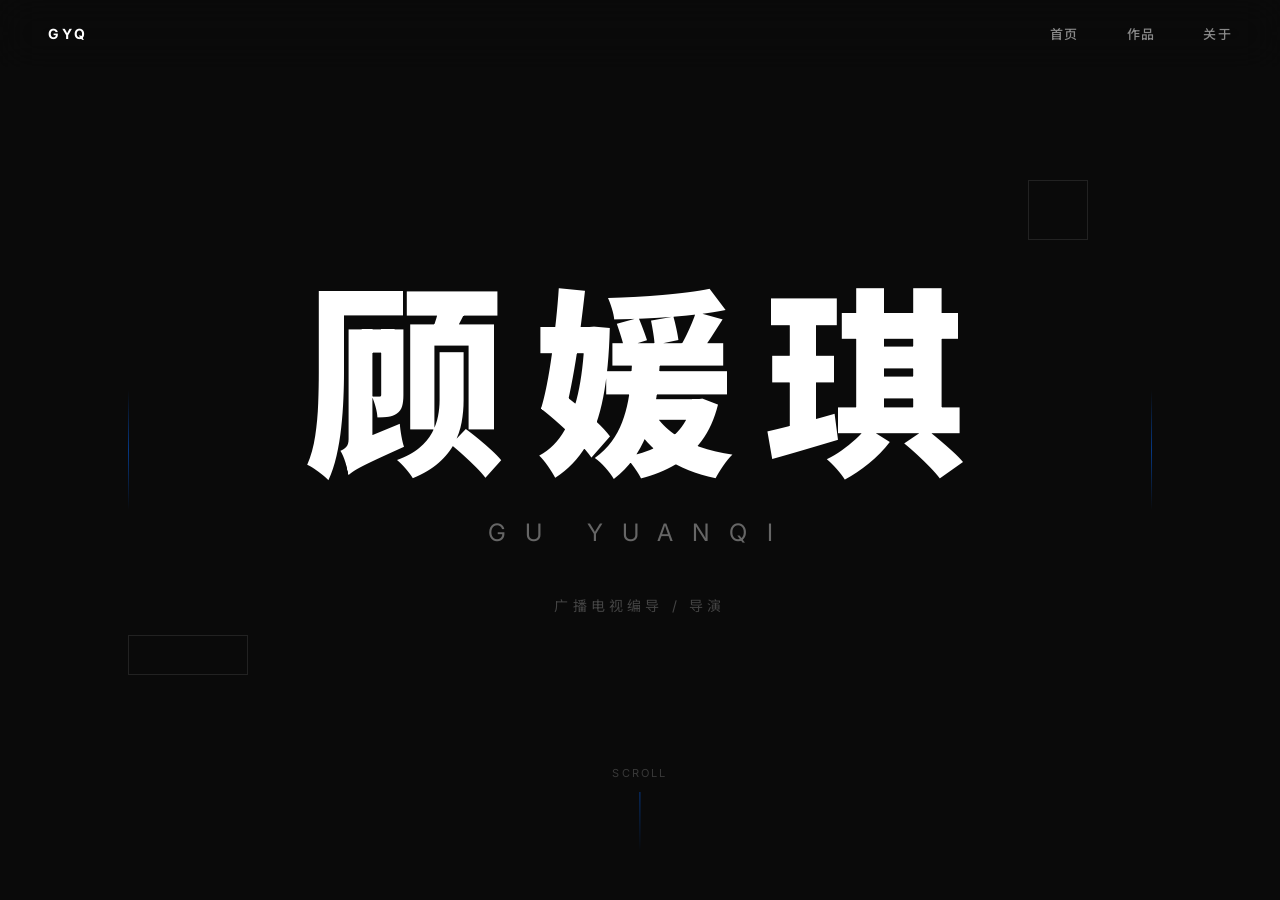
<file: portfolio-site/index-liquid.html>
<!DOCTYPE html>
<html lang="zh-CN">
<head>
    <meta charset="UTF-8">
    <meta name="viewport" content="width=device-width, initial-scale=1.0">
    <title>顾媛琪 | GU YUANQI</title>
    <link rel="preconnect" href="https://fonts.googleapis.com">
    <link rel="preconnect" href="https://fonts.gstatic.com" crossorigin>
    <link href="https://fonts.googleapis.com/css2?family=Inter:wght@300;400;500;600;700;800;900&family=Noto+Sans+SC:wght@300;400;500;700;900&display=swap" rel="stylesheet">
    <style>
        * {
            margin: 0;
            padding: 0;
            box-sizing: border-box;
        }

        body {
            font-family: 'Inter', 'Noto Sans SC', sans-serif;
            background: #0a0a0a;
            color: #ffffff;
            min-height: 100vh;
            display: flex;
            flex-direction: column;
            overflow-x: hidden;
        }

        /* 导航栏 */
        .navbar {
            position: fixed;
            top: 0;
            left: 0;
            right: 0;
            z-index: 1000;
            padding: 24px 48px;
            display: flex;
            justify-content: space-between;
            align-items: center;
            background: rgba(10, 10, 10, 0.8);
            backdrop-filter: blur(20px);
        }

        .nav-logo {
            font-size: 14px;
            font-weight: 700;
            letter-spacing: 0.2em;
            color: #ffffff;
        }

        .nav-links {
            display: flex;
            gap: 48px;
        }

        .nav-links a {
            font-size: 13px;
            font-weight: 500;
            letter-spacing: 0.1em;
            color: #888888;
            text-decoration: none;
            transition: color 0.3s ease;
        }

        .nav-links a:hover {
            color: #0066ff;
        }

        /* 主视觉区域 */
        .hero {
            flex: 1;
            display: flex;
            flex-direction: column;
            justify-content: center;
            align-items: center;
            min-height: 100vh;
            position: relative;
            padding: 120px 24px;
        }

        /* 液体透镜容器 */
        .liquid-name-container {
            position: relative;
            display: flex;
            flex-direction: column;
            align-items: center;
            justify-content: center;
            cursor: default;
            user-select: none;
        }

        /* 中文姓名 - 液体透镜效果 */
        .name-chinese {
            font-size: clamp(80px, 20vw, 200px);
            font-weight: 900;
            line-height: 1;
            letter-spacing: 0.05em;
            display: flex;
            gap: 0.1em;
            position: relative;
        }

        .name-char {
            display: inline-block;
            transition: transform 0.15s ease-out;
            will-change: transform;
            position: relative;
        }

        /* 液体透镜效果层 */
        .name-char::before {
            content: attr(data-char);
            position: absolute;
            top: 0;
            left: 0;
            width: 100%;
            height: 100%;
            background: linear-gradient(135deg, #0066ff 0%, #3385ff 50%, #0066ff 100%);
            -webkit-background-clip: text;
            background-clip: text;
            -webkit-text-fill-color: transparent;
            opacity: 0;
            transition: opacity 0.3s ease;
            filter: blur(0px);
        }

        .name-char.lens-active::before {
            opacity: 1;
        }

        /* 英文姓名 */
        .name-english {
            font-size: clamp(14px, 3vw, 24px);
            font-weight: 400;
            letter-spacing: 0.8em;
            color: #666666;
            margin-top: 32px;
            text-transform: uppercase;
            transition: all 0.3s ease;
        }

        .name-english:hover {
            color: #0066ff;
            letter-spacing: 1em;
        }

        /* 副标题 */
        .subtitle {
            font-size: 14px;
            font-weight: 400;
            letter-spacing: 0.3em;
            color: #444444;
            margin-top: 48px;
            text-transform: uppercase;
        }

        /* 装饰线条 */
        .decoration-line {
            position: absolute;
            width: 1px;
            height: 120px;
            background: linear-gradient(to bottom, transparent, #0066ff, transparent);
            opacity: 0.5;
        }

        .decoration-line.left {
            left: 10%;
            top: 50%;
            transform: translateY(-50%);
        }

        .decoration-line.right {
            right: 10%;
            top: 50%;
            transform: translateY(-50%);
        }

        /* 几何装饰 */
        .geo-decoration {
            position: absolute;
            border: 1px solid #222222;
        }

        .geo-square {
            width: 60px;
            height: 60px;
            top: 20%;
            right: 15%;
            animation: float 6s ease-in-out infinite;
        }

        .geo-rect {
            width: 120px;
            height: 40px;
            bottom: 25%;
            left: 10%;
            animation: float 8s ease-in-out infinite reverse;
        }

        @keyframes float {
            0%, 100% { transform: translateY(0) rotate(0deg); }
            50% { transform: translateY(-20px) rotate(5deg); }
        }

        /* 滚动提示 */
        .scroll-hint {
            position: absolute;
            bottom: 48px;
            left: 50%;
            transform: translateX(-50%);
            display: flex;
            flex-direction: column;
            align-items: center;
            gap: 12px;
            opacity: 0.5;
            animation: pulse 2s ease-in-out infinite;
        }

        .scroll-hint span {
            font-size: 11px;
            letter-spacing: 0.2em;
            color: #666666;
        }

        .scroll-line {
            width: 1px;
            height: 60px;
            background: linear-gradient(to bottom, #0066ff, transparent);
        }

        @keyframes pulse {
            0%, 100% { opacity: 0.3; transform: translateX(-50%) translateY(0); }
            50% { opacity: 0.6; transform: translateX(-50%) translateY(10px); }
        }

        /* 响应式 */
        @media (max-width: 768px) {
            .navbar {
                padding: 16px 24px;
            }

            .nav-links {
                gap: 24px;
            }

            .name-chinese {
                font-size: clamp(60px, 18vw, 120px);
            }

            .name-english {
                font-size: 12px;
                letter-spacing: 0.5em;
            }

            .geo-decoration {
                display: none;
            }
        }

        /* 减少动画偏好 */
        @media (prefers-reduced-motion: reduce) {
            .name-char {
                transition: none;
            }
            
            .geo-square,
            .geo-rect {
                animation: none;
            }
            
            .scroll-hint {
                animation: none;
            }
        }
    </style>
</head>
<body>
    <!-- 导航栏 -->
    <nav class="navbar">
        <div class="nav-logo">GYQ</div>
        <div class="nav-links">
            <a href="index.html">首页</a>
            <a href="index.html#works">作品</a>
            <a href="index.html#about">关于</a>
        </div>
    </nav>

    <!-- 主视觉 -->
    <section class="hero">
        <!-- 装饰线条 -->
        <div class="decoration-line left"></div>
        <div class="decoration-line right"></div>

        <!-- 几何装饰 -->
        <div class="geo-decoration geo-square"></div>
        <div class="geo-decoration geo-rect"></div>

        <!-- 液体透镜姓名 -->
        <div class="liquid-name-container" id="liquidName">
            <div class="name-chinese">
                <span class="name-char" data-char="顾">顾</span>
                <span class="name-char" data-char="媛">媛</span>
                <span class="name-char" data-char="琪">琪</span>
            </div>
            <div class="name-english">GU YUANQI</div>
            <div class="subtitle">广播电视编导 / 导演</div>
        </div>

        <!-- 滚动提示 -->
        <div class="scroll-hint">
            <span>SCROLL</span>
            <div class="scroll-line"></div>
        </div>
    </section>

    <script>
        /**
         * 液体透镜放大效果
         * Liquid Lens Magnification Effect
         */
        class LiquidLens {
            constructor(container) {
                this.container = container;
                this.chars = container.querySelectorAll('.name-char');
                this.isActive = false;
                this.mouseX = 0;
                this.mouseY = 0;
                this.rafId = null;
                
                this.init();
            }

            init() {
                // 绑定鼠标事件
                this.container.addEventListener('mouseenter', () => this.onMouseEnter());
                this.container.addEventListener('mouseleave', () => this.onMouseLeave());
                this.container.addEventListener('mousemove', (e) => this.onMouseMove(e));
                
                // 触摸设备支持
                this.container.addEventListener('touchstart', () => this.onMouseEnter());
                this.container.addEventListener('touchend', () => this.onMouseLeave());
                this.container.addEventListener('touchmove', (e) => {
                    const touch = e.touches[0];
                    this.onMouseMove({
                        clientX: touch.clientX,
                        clientY: touch.clientY
                    });
                });
            }

            onMouseEnter() {
                this.isActive = true;
                this.startAnimation();
            }

            onMouseLeave() {
                this.isActive = false;
                this.resetChars();
            }

            onMouseMove(e) {
                this.mouseX = e.clientX;
                this.mouseY = e.clientY;
            }

            startAnimation() {
                const animate = () => {
                    if (!this.isActive) return;
                    
                    this.updateChars();
                    this.rafId = requestAnimationFrame(animate);
                };
                
                animate();
            }

            updateChars() {
                this.chars.forEach((char, index) => {
                    const rect = char.getBoundingClientRect();
                    const charCenterX = rect.left + rect.width / 2;
                    const charCenterY = rect.top + rect.height / 2;
                    
                    // 计算鼠标与字符中心的距离
                    const deltaX = this.mouseX - charCenterX;
                    const deltaY = this.mouseY - charCenterY;
                    const distance = Math.sqrt(deltaX * deltaX + deltaY * deltaY);
                    
                    // 液体透镜参数
                    const maxDistance = 300; // 影响范围
                    const maxScale = 1.6; // 最大放大倍数
                    const maxZ = 100; // 最大Z轴位移
                    const maxRotateX = 15; // 最大X轴旋转
                    const maxRotateY = 15; // 最大Y轴旋转
                    
                    if (distance < maxDistance) {
                        // 计算影响强度 (0-1)
                        const intensity = 1 - (distance / maxDistance);
                        const easedIntensity = this.easeOutCubic(intensity);
                        
                        // 计算放大倍数 - 越近越大
                        const scale = 1 + (maxScale - 1) * easedIntensity;
                        
                        // 计算Z轴位移 - 营造3D凸出感
                        const translateZ = maxZ * easedIntensity;
                        
                        // 计算旋转 - 根据鼠标位置产生透视效果
                        const rotateY = (deltaX / maxDistance) * maxRotateY * easedIntensity;
                        const rotateX = -(deltaY / maxDistance) * maxRotateX * easedIntensity;
                        
                        // 计算位移 - 轻微跟随鼠标
                        const translateX = deltaX * 0.05 * easedIntensity;
                        const translateY = deltaY * 0.05 * easedIntensity;
                        
                        // 应用变换
                        char.style.transform = `
                            perspective(1000px)
                            translate3d(${translateX}px, ${translateY}px, ${translateZ}px)
                            rotateX(${rotateX}deg)
                            rotateY(${rotateY}deg)
                            scale(${scale})
                        `;
                        
                        // 添加发光效果
                        const glowIntensity = easedIntensity * 0.5;
                        char.style.textShadow = `
                            0 0 ${30 * glowIntensity}px rgba(0, 102, 255, ${0.8 * glowIntensity}),
                            0 0 ${60 * glowIntensity}px rgba(0, 102, 255, ${0.4 * glowIntensity})
                        `;
                        
                        // 激活渐变层
                        char.classList.add('lens-active');
                        
                    } else {
                        // 超出范围，恢复默认
                        char.style.transform = 'perspective(1000px) translate3d(0, 0, 0) rotateX(0) rotateY(0) scale(1)';
                        char.style.textShadow = 'none';
                        char.classList.remove('lens-active');
                    }
                });
            }

            resetChars() {
                this.chars.forEach(char => {
                    char.style.transform = 'perspective(1000px) translate3d(0, 0, 0) rotateX(0) rotateY(0) scale(1)';
                    char.style.textShadow = 'none';
                    char.classList.remove('lens-active');
                });
                
                if (this.rafId) {
                    cancelAnimationFrame(this.rafId);
                }
            }

            // 缓动函数 - 让效果更自然
            easeOutCubic(x) {
                return 1 - Math.pow(1 - x, 3);
            }
        }

        // 初始化
        document.addEventListener('DOMContentLoaded', () => {
            const liquidName = document.getElementById('liquidName');
            if (liquidName) {
                new LiquidLens(liquidName);
            }
        });

        // 添加鼠标轨迹效果
        document.addEventListener('mousemove', (e) => {
            const hero = document.querySelector('.hero');
            if (!hero) return;
            
            const rect = hero.getBoundingClientRect();
            const x = (e.clientX - rect.left) / rect.width - 0.5;
            const y = (e.clientY - rect.top) / rect.height - 0.5;
            
            // 微妙的背景视差
            hero.style.background = `
                radial-gradient(
                    ellipse at ${50 + x * 20}% ${50 + y * 20}%,
                    #111111 0%,
                    #0a0a0a 50%,
                    #050505 100%
                )
            `;
        });
    </script>
</body>
</html>
</file>
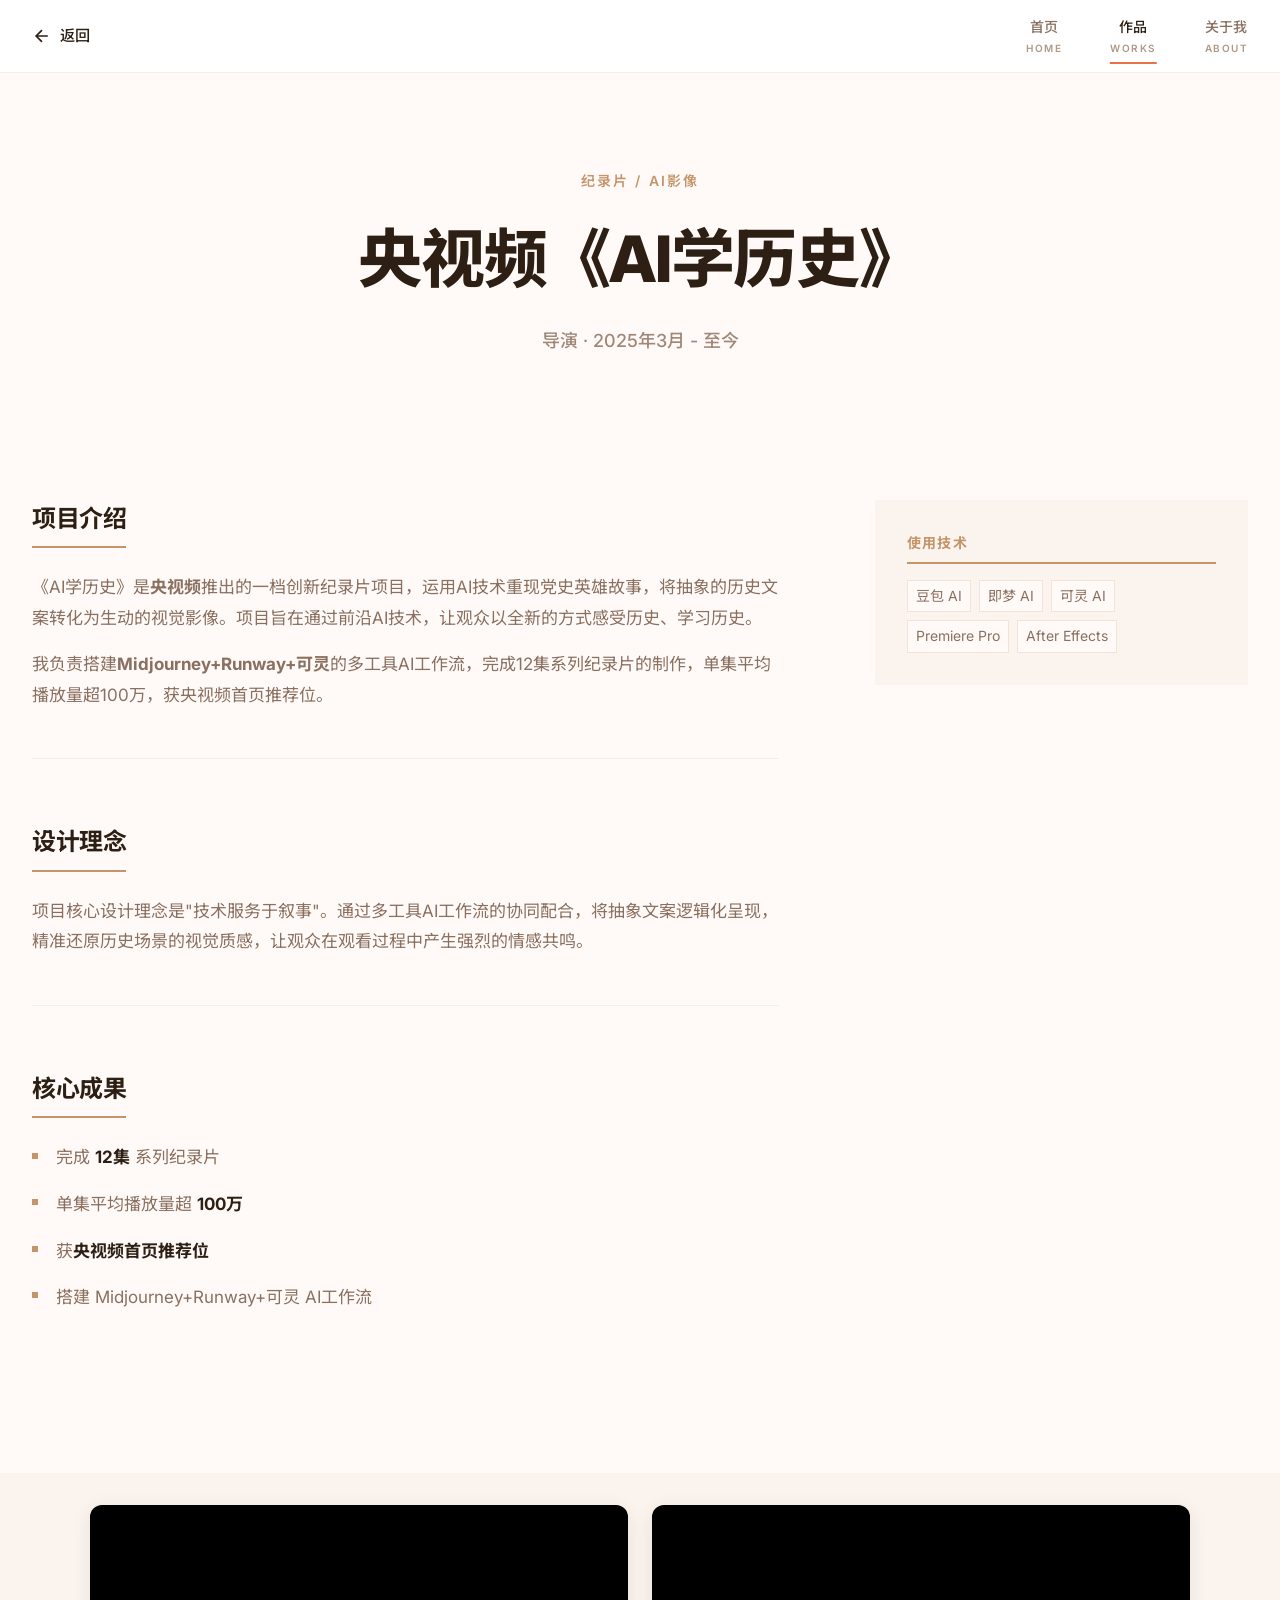
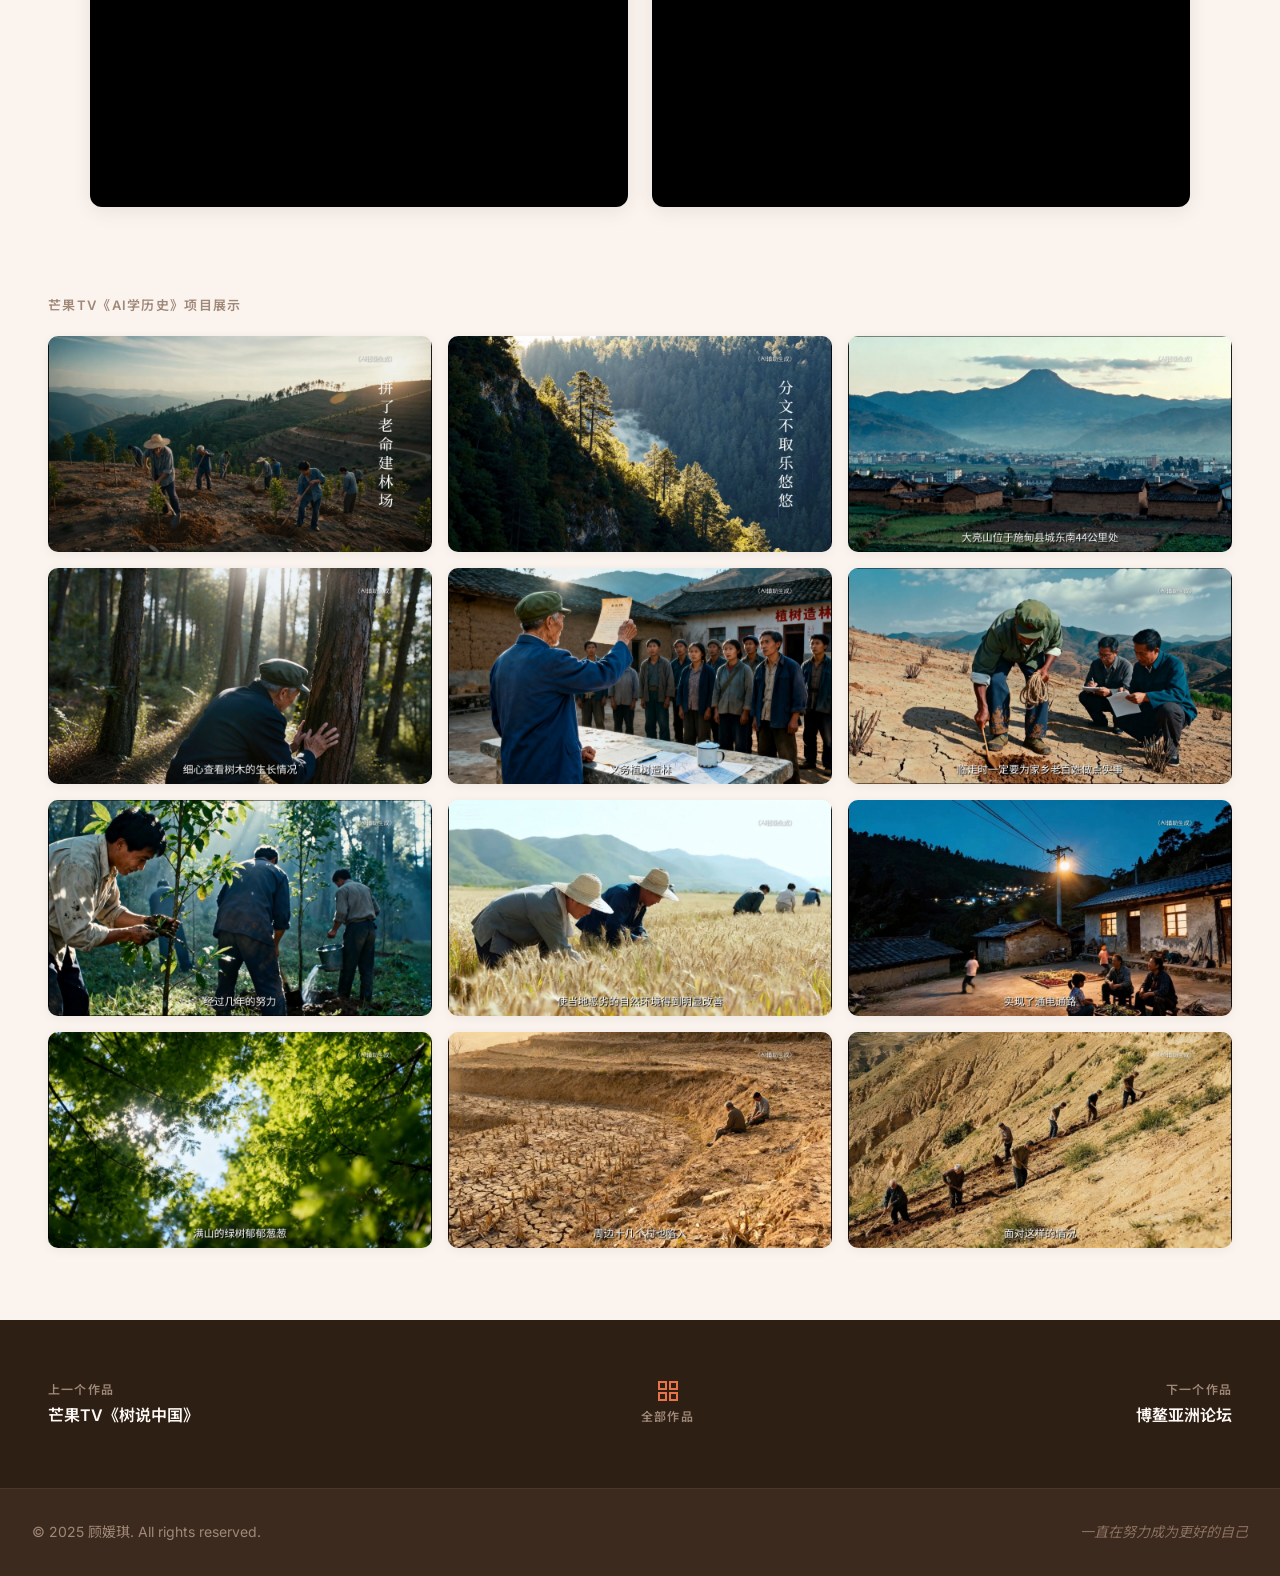
<file: portfolio-site/works/ai-history.html>
<!DOCTYPE html>
<html lang="zh-CN" style="--page-accent: #c4956a">
<head>
    <meta charset="UTF-8">
    <meta name="viewport" content="width=device-width, initial-scale=1.0">
    <title>央视频《AI学历史》| 顾媛琪作品集</title>
    <link rel="preconnect" href="https://fonts.googleapis.com">
    <link rel="preconnect" href="https://fonts.gstatic.com" crossorigin>
    <link href="https://fonts.googleapis.com/css2?family=Inter:wght@300;400;500;600;700;800&family=Noto+Sans+SC:wght@300;400;500;700;900&display=swap" rel="stylesheet">
    <link rel="stylesheet" href="../css/style.css">
    <link rel="stylesheet" href="../css/work-detail.css">
</head>
<body>
    <!-- 导航栏 -->
    <nav class="navbar" id="navbar">
        <div class="nav-container">
            <a href="../index-vibe.html#works" class="nav-back">
                <svg viewBox="0 0 24 24" fill="none" stroke="currentColor" stroke-width="2">
                    <path d="M19 12H5M12 19l-7-7 7-7"/>
                </svg>
                <span>返回</span>
            </a>
            <ul class="nav-menu">
                <li><a href="../index-vibe.html#home" class="nav-link">首页<span class="nav-en">HOME</span></a></li>
                <li><a href="../index-vibe.html#works" class="nav-link active">作品<span class="nav-en">WORKS</span></a></li>
                <li><a href="../index-vibe.html#about" class="nav-link">关于我<span class="nav-en">ABOUT</span></a></li>
            </ul>
            <button class="nav-toggle" id="navToggle" aria-label="切换菜单">
                <span class="hamburger"></span>
            </button>
        </div>
    </nav>

    <!-- 作品详情内容 -->
    <main class="work-detail">
        <!-- 作品头部 -->
        <header class="work-header" style="background: linear-gradient(180deg, #f5ede5 0%, var(--color-bg) 100%)">
            <div class="header-container">
                <div class="work-meta scroll-reveal">
                    <span class="work-category">纪录片 / AI影像</span>
                    <h1 class="work-title">央视频《AI学历史》</h1>
                    <p class="work-role">导演 · 2025年3月 - 至今</p>
                </div>
            </div>
        </header>

        <!-- 项目介绍 -->
        <section class="work-content">
            <div class="content-container">
                <div class="content-grid">
                    <div class="content-main">
                        <div class="content-section scroll-reveal">
                            <h2 class="section-title">项目介绍</h2>
                            <div class="section-body">
                                <p>《AI学历史》是<strong>央视频</strong>推出的一档创新纪录片项目，运用AI技术重现党史英雄故事，将抽象的历史文案转化为生动的视觉影像。项目旨在通过前沿AI技术，让观众以全新的方式感受历史、学习历史。</p>
                                <p>我负责搭建<strong>Midjourney+Runway+可灵</strong>的多工具AI工作流，完成12集系列纪录片的制作，单集平均播放量超100万，获央视频首页推荐位。</p>
                            </div>
                        </div>

                        <div class="content-section scroll-reveal">
                            <h2 class="section-title">设计理念</h2>
                            <div class="section-body">
                                <p>项目核心设计理念是"技术服务于叙事"。通过多工具AI工作流的协同配合，将抽象文案逻辑化呈现，精准还原历史场景的视觉质感，让观众在观看过程中产生强烈的情感共鸣。</p>
                            </div>
                        </div>

                        <div class="content-section scroll-reveal">
                            <h2 class="section-title">核心成果</h2>
                            <div class="section-body">
                                <ul class="achievement-list">
                                    <li>完成 <strong>12集</strong> 系列纪录片</li>
                                    <li>单集平均播放量超 <strong>100万</strong></li>
                                    <li>获<strong>央视频首页推荐位</strong></li>
                                    <li>搭建 Midjourney+Runway+可灵 AI工作流</li>
                                </ul>
                            </div>
                        </div>
                    </div>

                    <aside class="content-sidebar">
                        <div class="sidebar-section scroll-reveal">
                            <h3 class="sidebar-title">使用技术</h3>
                            <ul class="tech-list">
                                <li>豆包 AI</li>
                                <li>即梦 AI</li>
                                <li>可灵 AI</li>
                                <li>Premiere Pro</li>
                                <li>After Effects</li>
                            </ul>
                        </div>

                    </aside>
                </div>
            </div>
        </section>

        <!-- 作品视频 -->
        <div class="work-hero-image scroll-reveal">
            <div class="image-container">
                <div class="bilibili-videos">
                    <div class="video-wrapper">
                        <iframe src="//player.bilibili.com/player.html?bvid=BV163U8BTEMw&page=1&high_quality=1&danmaku=0" scrolling="no" border="0" frameborder="no" framespacing="0" allowfullscreen="true"></iframe>
                    </div>
                    <div class="video-wrapper">
                        <iframe src="//player.bilibili.com/player.html?bvid=BV1Mnm4B6EMj&page=1&high_quality=1&danmaku=0" scrolling="no" border="0" frameborder="no" framespacing="0" allowfullscreen="true"></iframe>
                    </div>
                </div>
            </div>

            <!-- 芒果TV项目展示 -->
            <div class="work-images" style="margin-top: 48px;">
                <p class="images-section-label">芒果TV《AI学历史》项目展示</p>
                <div class="images-grid">
                    <img src="../images/ai-history-01.jpg" alt="项目截图1">
                    <img src="../images/ai-history-02.jpg" alt="项目截图2">
                    <img src="../images/ai-history-03.jpg" alt="项目截图3">
                    <img src="../images/ai-history-04.jpg" alt="项目截图4">
                    <img src="../images/ai-history-05.jpg" alt="项目截图5">
                    <img src="../images/ai-history-06.jpg" alt="项目截图6">
                    <img src="../images/ai-history-07.jpg" alt="项目截图7">
                    <img src="../images/ai-history-08.jpg" alt="项目截图8">
                    <img src="../images/ai-history-09.jpg" alt="项目截图9">
                    <img src="../images/ai-history-10.jpg" alt="项目截图10">
                    <img src="../images/ai-history-11.jpg" alt="项目截图11">
                    <img src="../images/ai-history-12.jpg" alt="项目截图12">
                </div>
            </div>
        </div>

        <!-- 作品导航 -->
        <nav class="work-navigation">
            <div class="nav-container">
                <a href="tree-china.html" class="nav-prev ripple-effect">
                    <span class="nav-label">上一个作品</span>
                    <span class="nav-work">芒果TV《树说中国》</span>
                </a>
                <a href="../index-vibe.html#works" class="nav-all ripple-effect">
                    <span class="nav-icon">
                        <svg viewBox="0 0 24 24" fill="none" stroke="currentColor" stroke-width="2">
                            <rect x="3" y="3" width="7" height="7"/>
                            <rect x="14" y="3" width="7" height="7"/>
                            <rect x="14" y="14" width="7" height="7"/>
                            <rect x="3" y="14" width="7" height="7"/>
                        </svg>
                    </span>
                    <span class="nav-label">全部作品</span>
                </a>
                <a href="boao-forum.html" class="nav-next ripple-effect">
                    <span class="nav-label">下一个作品</span>
                    <span class="nav-work">博鳌亚洲论坛</span>
                </a>
            </div>
        </nav>
    </main>

    <!-- 页脚 -->
    <footer class="footer">
        <div class="footer-container">
            <div class="footer-content">
                <p class="footer-text">© 2025 顾媛琪. All rights reserved.</p>
                <p class="footer-tagline">一直在努力成为更好的自己</p>
            </div>
        </div>
    </footer>

    <script src="../js/main.js"></script>
<script>
(function() {
    function checkParentBack() {
        try {
            if (window.parent && window.parent.postMessage && window.self !== window.top) {
                document.querySelectorAll('a[href*="index-vibe.html"]').forEach(function(a) {
                    a.addEventListener("click", function(e) {
                        e.preventDefault();
                        e.stopPropagation();
                        window.parent.postMessage({action: "slideBack"}, "*");
                    });
                });
            }
        } catch(err) {}
    }
    if (document.readyState === "loading") {
        document.addEventListener("DOMContentLoaded", checkParentBack);
    } else {
        checkParentBack();
    }
})();
</script>
</body>
</html>
</file>
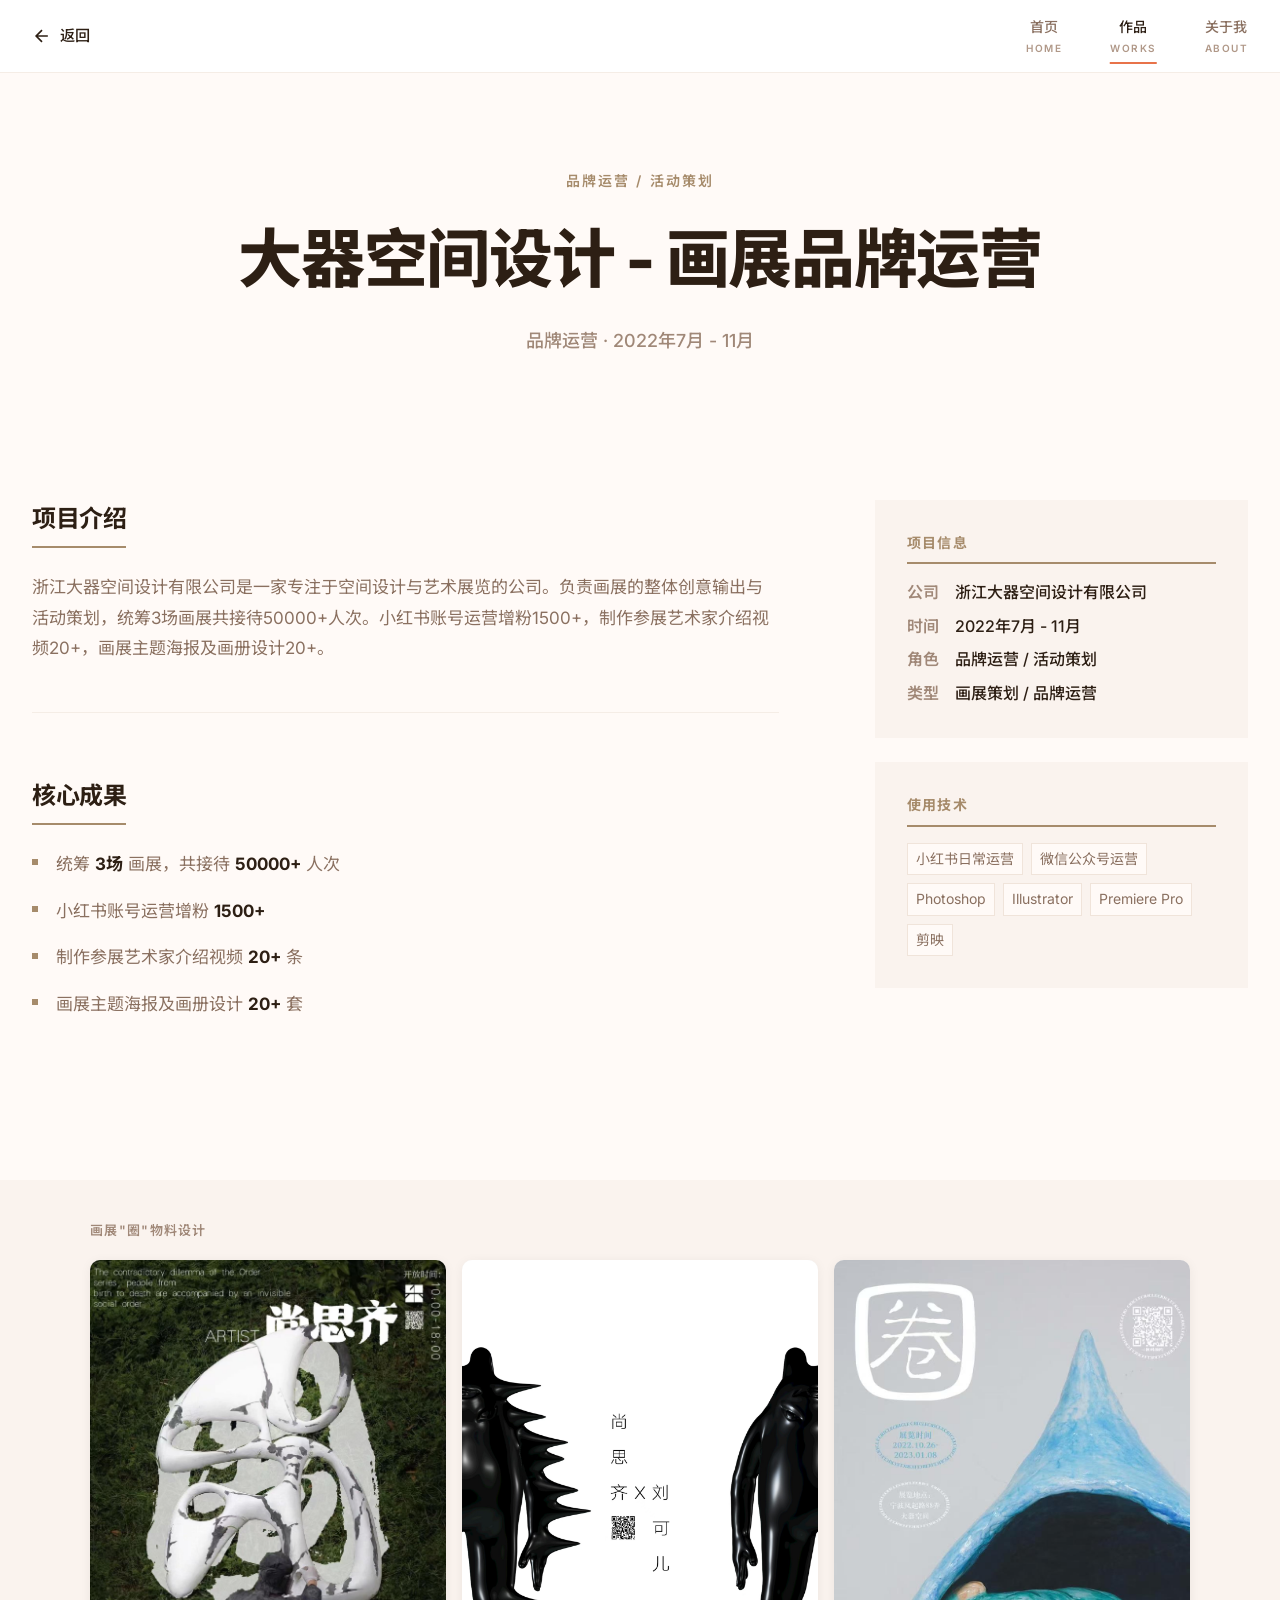
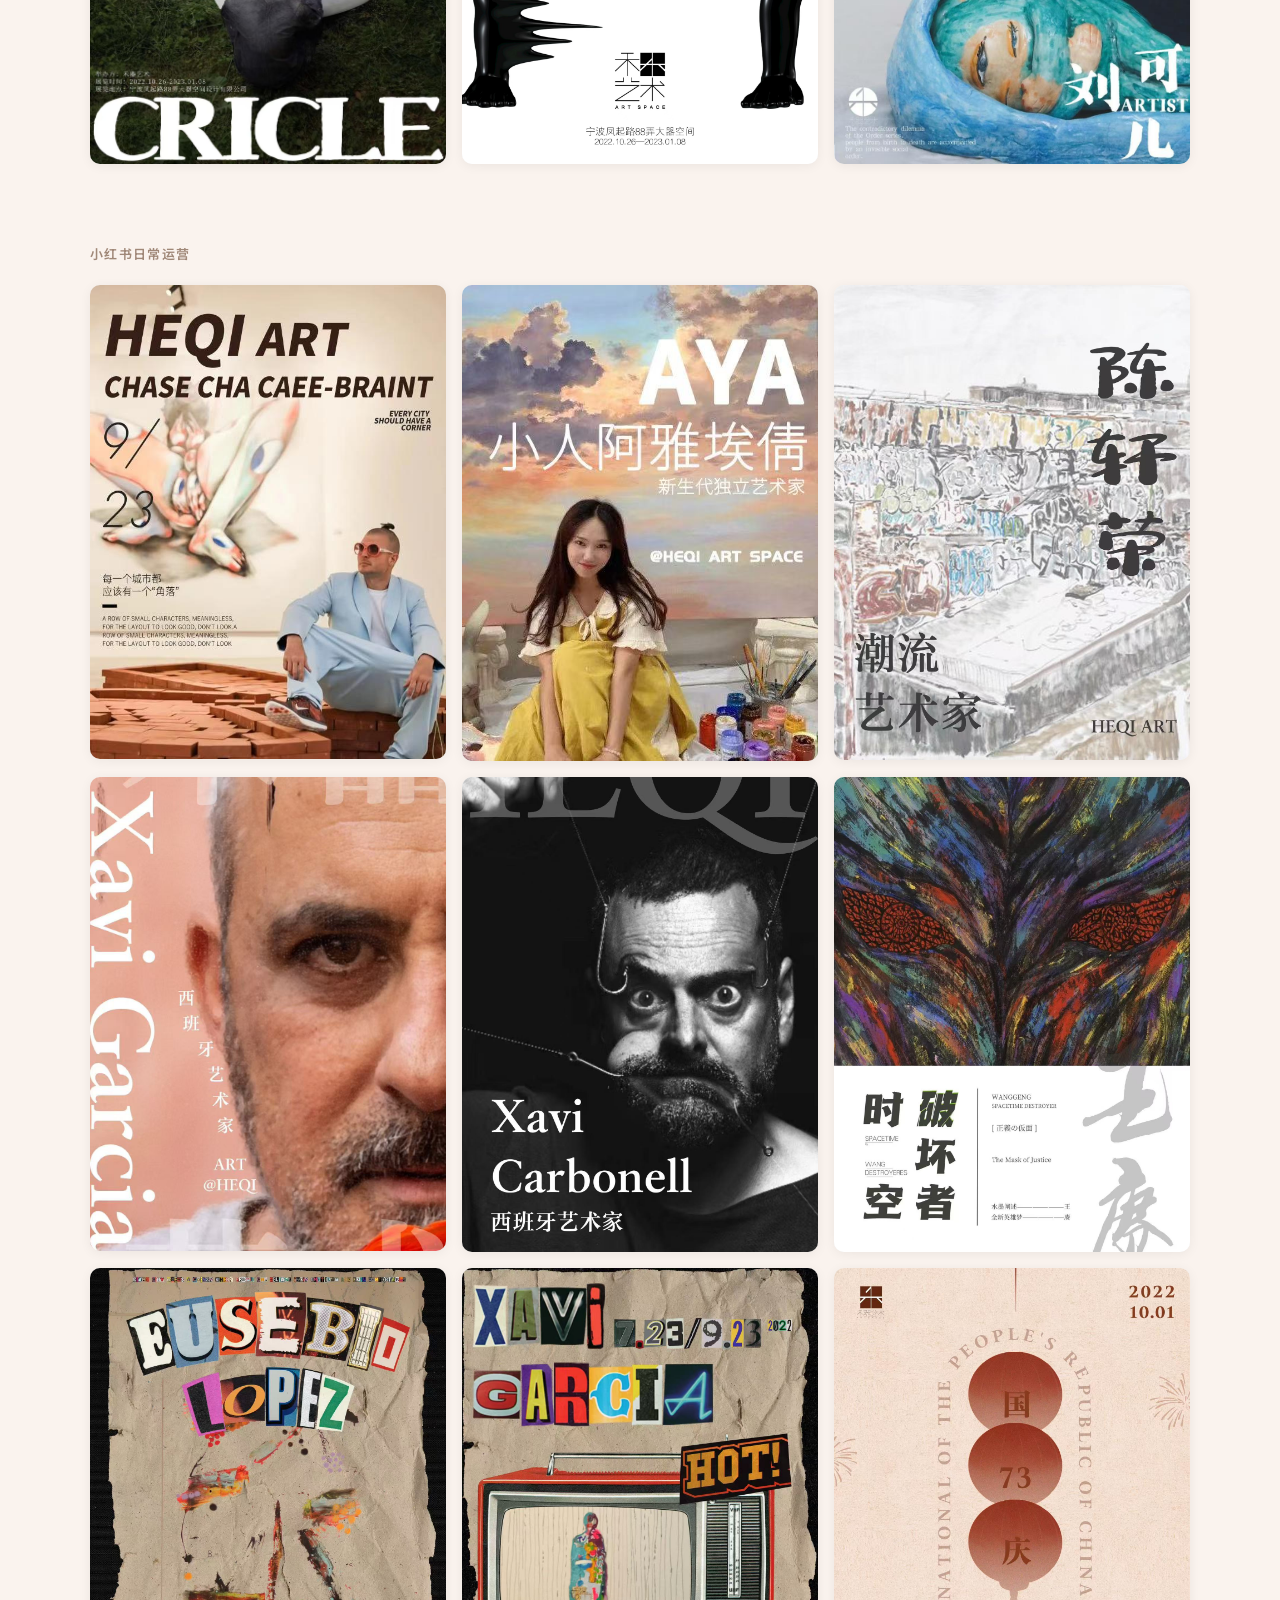
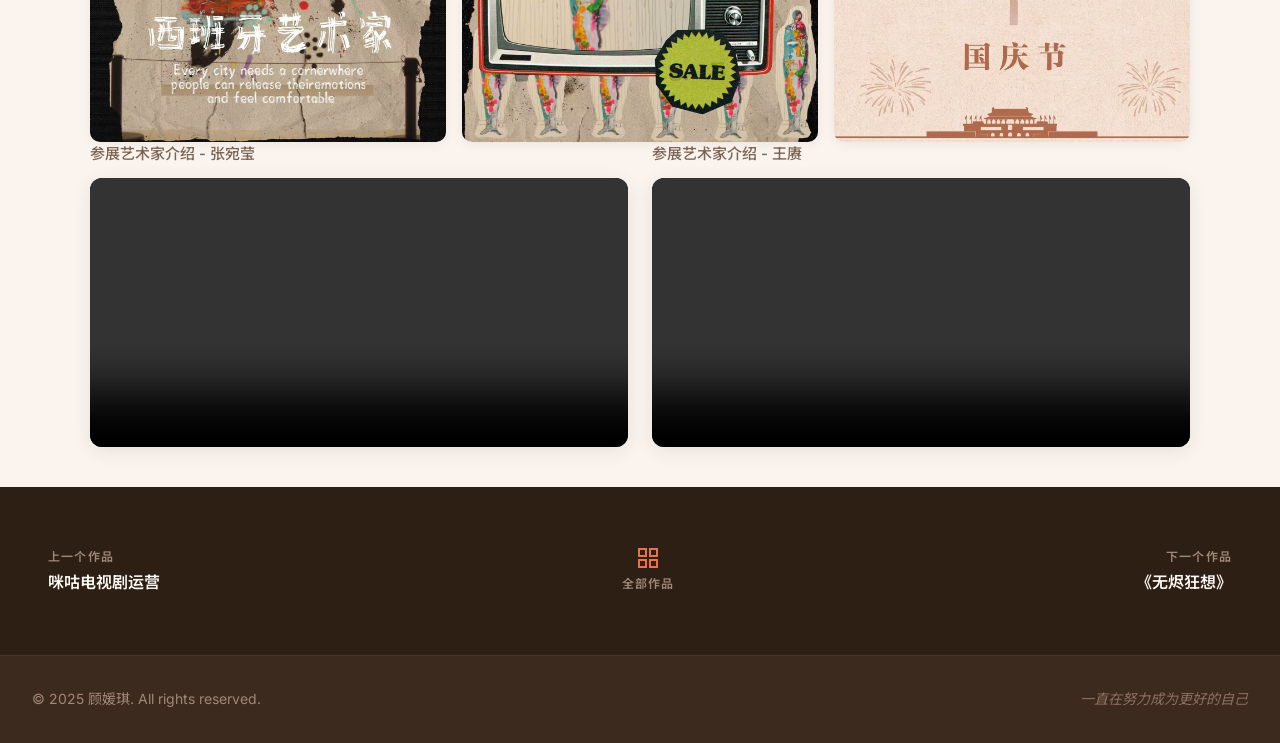
<file: portfolio-site/works/daqi-design.html>
<!DOCTYPE html>
<html lang="zh-CN" style="--page-accent: #a68b6b">
<head>
    <meta charset="UTF-8">
    <meta name="viewport" content="width=device-width, initial-scale=1.0">
    <title>大器空间设计 | 顾媛琪作品集</title>
    <link rel="preconnect" href="https://fonts.googleapis.com">
    <link rel="preconnect" href="https://fonts.gstatic.com" crossorigin>
    <link href="https://fonts.googleapis.com/css2?family=Inter:wght@300;400;500;600;700;800&family=Noto+Sans+SC:wght@300;400;500;700;900&display=swap" rel="stylesheet">
    <link rel="stylesheet" href="../css/style.css">
    <link rel="stylesheet" href="../css/work-detail.css">
</head>
<body>
    <nav class="navbar" id="navbar">
        <div class="nav-container">
            <a href="../index-vibe.html#works" class="nav-back">
                <svg viewBox="0 0 24 24" fill="none" stroke="currentColor" stroke-width="2">
                    <path d="M19 12H5M12 19l-7-7 7-7"/>
                </svg>
                <span>返回</span>
            </a>
            <ul class="nav-menu">
                <li><a href="../index-vibe.html#home" class="nav-link">首页<span class="nav-en">HOME</span></a></li>
                <li><a href="../index-vibe.html#works" class="nav-link active">作品<span class="nav-en">WORKS</span></a></li>
                <li><a href="../index-vibe.html#about" class="nav-link">关于我<span class="nav-en">ABOUT</span></a></li>
            </ul>
            <button class="nav-toggle" id="navToggle" aria-label="切换菜单">
                <span class="hamburger"></span>
            </button>
        </div>
    </nav>

    <main class="work-detail">
        <header class="work-header" style="background: linear-gradient(180deg, #f0e8df 0%, var(--color-bg) 100%)">
            <div class="header-container">
                <div class="work-meta scroll-reveal">
                    <span class="work-category">品牌运营 / 活动策划</span>
                    <h1 class="work-title">大器空间设计 - 画展品牌运营</h1>
                    <p class="work-role">品牌运营 · 2022年7月 - 11月</p>
                </div>
            </div>
        </header>

        <section class="work-content">
            <div class="content-container">
                <div class="content-grid">
                    <div class="content-main">
                        <div class="content-section scroll-reveal">
                            <h2 class="section-title">项目介绍</h2>
                            <div class="section-body">
                                <p>浙江大器空间设计有限公司是一家专注于空间设计与艺术展览的公司。负责画展的整体创意输出与活动策划，统筹3场画展共接待50000+人次。小红书账号运营增粉1500+，制作参展艺术家介绍视频20+，画展主题海报及画册设计20+。</p>
                            </div>
                        </div>

                        <div class="content-section scroll-reveal">
                            <h2 class="section-title">核心成果</h2>
                            <div class="section-body">
                                <ul class="achievement-list">
                                    <li>统筹 <strong>3场</strong> 画展，共接待 <strong>50000+</strong> 人次</li>
                                    <li>小红书账号运营增粉 <strong>1500+</strong></li>
                                    <li>制作参展艺术家介绍视频 <strong>20+</strong> 条</li>
                                    <li>画展主题海报及画册设计 <strong>20+</strong> 套</li>
                                </ul>
                            </div>
                        </div>
                    </div>

                    <aside class="content-sidebar">
                        <div class="sidebar-section scroll-reveal">
                            <h3 class="sidebar-title">项目信息</h3>
                            <dl class="info-list">
                                <dt>公司</dt>
                                <dd>浙江大器空间设计有限公司</dd>
                                <dt>时间</dt>
                                <dd>2022年7月 - 11月</dd>
                                <dt>角色</dt>
                                <dd>品牌运营 / 活动策划</dd>
                                <dt>类型</dt>
                                <dd>画展策划 / 品牌运营</dd>
                            </dl>
                        </div>

                        <div class="sidebar-section scroll-reveal">
                            <h3 class="sidebar-title">使用技术</h3>
                            <ul class="tech-list">
                                <li>小红书日常运营</li>
                                <li>微信公众号运营</li>
                                <li>Photoshop</li>
                                <li>Illustrator</li>
                                <li>Premiere Pro</li>
                                <li>剪映</li>
                            </ul>
                        </div>
                    </aside>
                </div>
            </div>
        </section>

        <!-- 画展"圈"物料设计 -->
        <div class="work-images">
            <div class="images-container">
                <p class="images-section-label">画展"圈"物料设计</p>
                <div class="images-grid">
                    <img src="../images/daqi-poster-01.jpg" alt="画展"圈"主海报 - 刘可儿个展">
                    <img src="../images/daqi-poster-02.jpg" alt="画展"圈"双人展海报 - 尚思齐 × 刘可儿">
                    <img src="../images/daqi-poster-03.jpg" alt="画展"圈"展讯海报">
                </div>
            </div>
        </div>

        <!-- 日常工作 - 小红书日常运营 -->
        <div class="work-images">
            <div class="images-container">
                <p class="images-section-label">小红书日常运营</p>
                <div class="images-grid">
                    <img src="../images/daqi-xiaohongshu-00.jpg" alt="小红书封面">
                    <img src="../images/daqi-xiaohongshu-new1.jpg" alt="小红书日常运营">
                    <img src="../images/daqi-xiaohongshu-04.jpg" alt="陈轩荣 - 潮流艺术家">
                    <img src="../images/daqi-xiaohongshu-new2.jpg" alt="小红书日常运营">
                    <img src="../images/daqi-xiaohongshu-03.jpg" alt="Xavi Carbonell - 西班牙艺术家">
                    <img src="../images/daqi-xiaohongshu-07.jpg" alt="小红书封面">
                    <img src="../images/daqi-xiaohongshu-06.jpg" alt="Eusebio Lopez - 西班牙艺术家">
                    <img src="../images/daqi-xiaohongshu-05.jpg" alt="Xavi Garcia 展讯">
                    <img src="../images/daqi-poster-old.jpg" alt="国庆节主题海报">
                </div>
                <div class="video-grid">
                    <div>
                        <p class="video-caption">参展艺术家介绍 - 张宛莹</p>
                        <div class="cos-video-wrapper">
                            <video controls preload="metadata" playsinline>
                                <source src="https://yuanqi-portfolio-1391307766.cos.ap-shanghai.myqcloud.com/%E5%BC%A0%E5%AE%9B%E8%8E%B9.mp4" type="video/mp4">
                            </video>
                        </div>
                    </div>
                    <div>
                        <p class="video-caption">参展艺术家介绍 - 王赓</p>
                        <div class="cos-video-wrapper">
                            <video controls preload="metadata" playsinline>
                                <source src="https://yuanqi-portfolio-1391307766.cos.ap-shanghai.myqcloud.com/%E7%8E%8B%E8%B5%93.mp4" type="video/mp4">
                            </video>
                        </div>
                    </div>
                </div>
            </div>
        </div>

        <nav class="work-navigation">
            <div class="nav-container">
                <a href="tv-operations.html" class="nav-prev ripple-effect">
                    <span class="nav-label">上一个作品</span>
                    <span class="nav-work">咪咕电视剧运营</span>
                </a>
                <a href="../index-vibe.html#works" class="nav-all ripple-effect">
                    <span class="nav-icon">
                        <svg viewBox="0 0 24 24" fill="none" stroke="currentColor" stroke-width="2">
                            <rect x="3" y="3" width="7" height="7"/>
                            <rect x="14" y="3" width="7" height="7"/>
                            <rect x="14" y="14" width="7" height="7"/>
                            <rect x="3" y="14" width="7" height="7"/>
                        </svg>
                    </span>
                    <span class="nav-label">全部作品</span>
                </a>
                <a href="endless-rhapsody.html" class="nav-next ripple-effect">
                    <span class="nav-label">下一个作品</span>
                    <span class="nav-work">《无烬狂想》</span>
                </a>
            </div>
        </nav>
    </main>

    <footer class="footer">
        <div class="footer-container">
            <div class="footer-content">
                <p class="footer-text">© 2025 顾媛琪. All rights reserved.</p>
                <p class="footer-tagline">一直在努力成为更好的自己</p>
            </div>
        </div>
    </footer>

    <script src="../js/main.js"></script>
<script>
(function() {
    function checkParentBack() {
        try {
            if (window.parent && window.parent.postMessage && window.self !== window.top) {
                document.querySelectorAll('a[href*="index-vibe.html"]').forEach(function(a) {
                    a.addEventListener("click", function(e) {
                        e.preventDefault();
                        e.stopPropagation();
                        window.parent.postMessage({action: "slideBack"}, "*");
                    });
                });
            }
        } catch(err) {}
    }
    if (document.readyState === "loading") {
        document.addEventListener("DOMContentLoaded", checkParentBack);
    } else {
        checkParentBack();
    }
})();
</script>
</body>
</html>
</file>
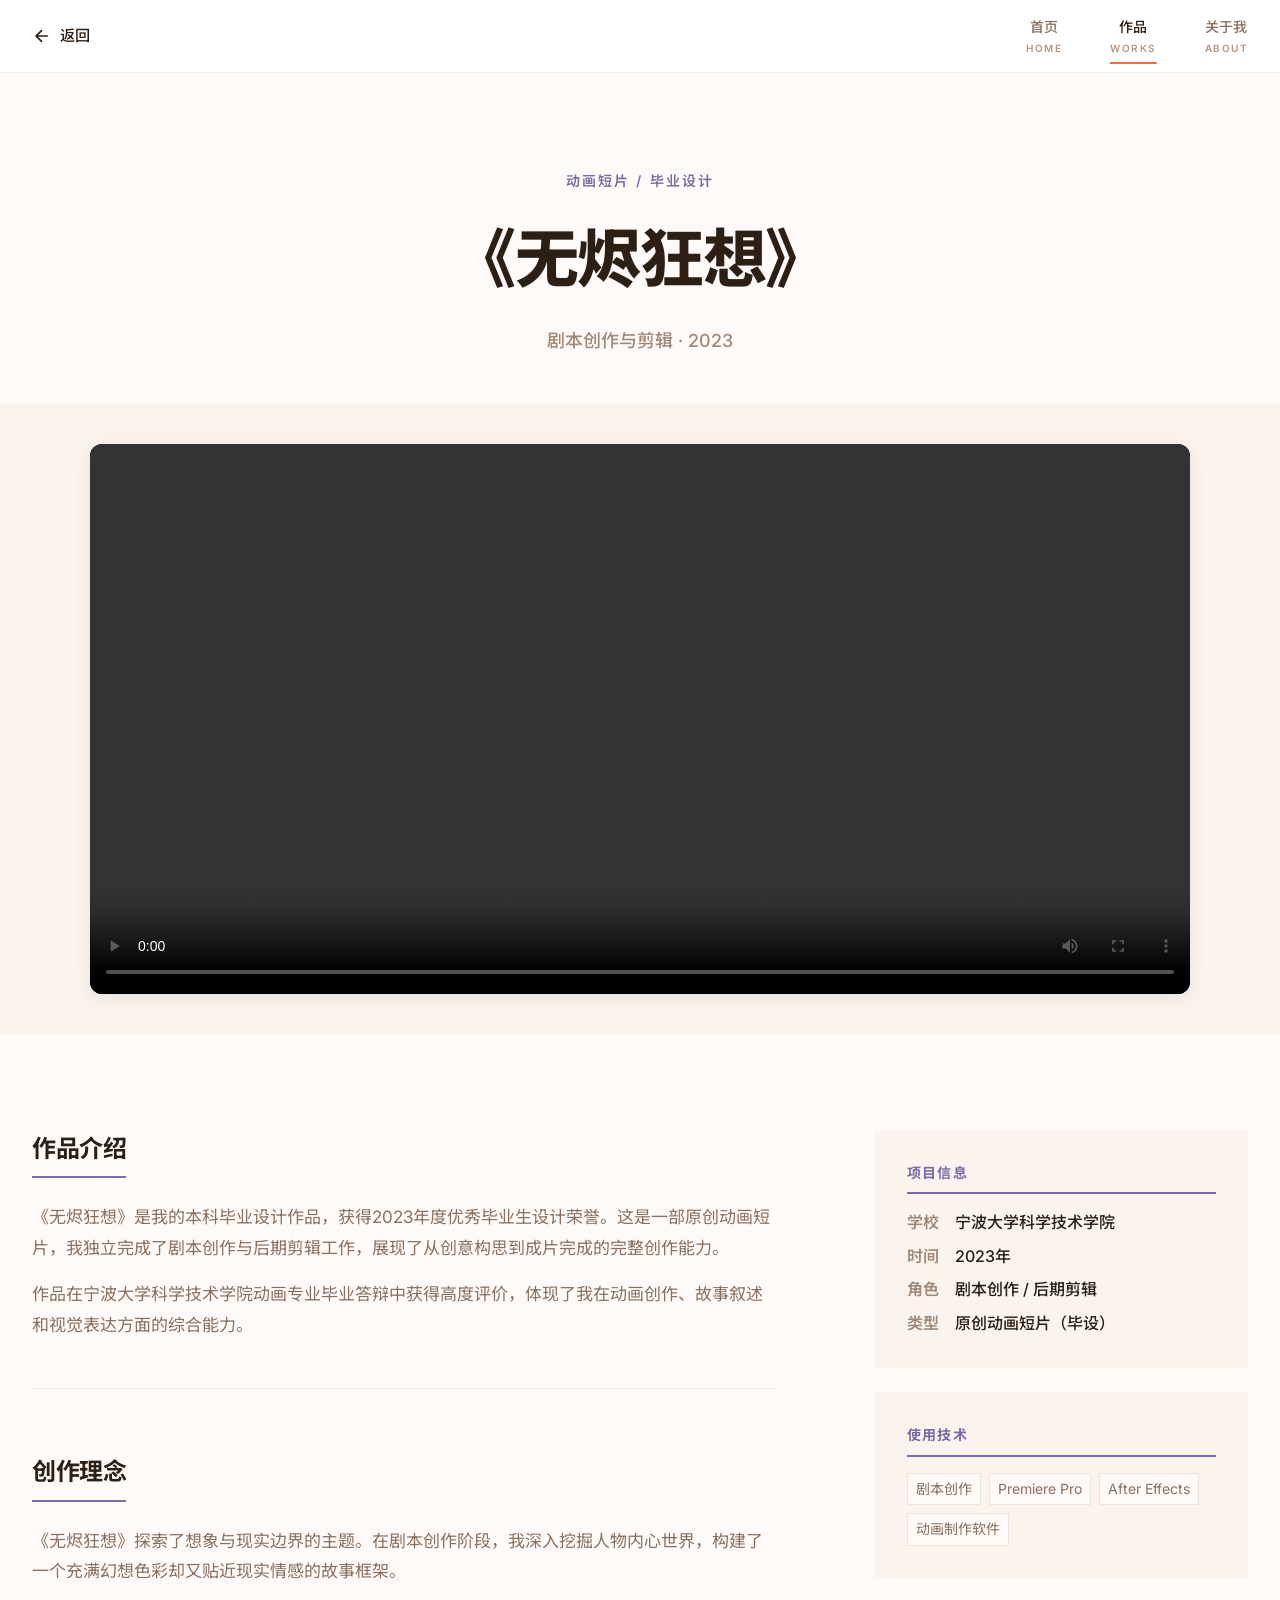
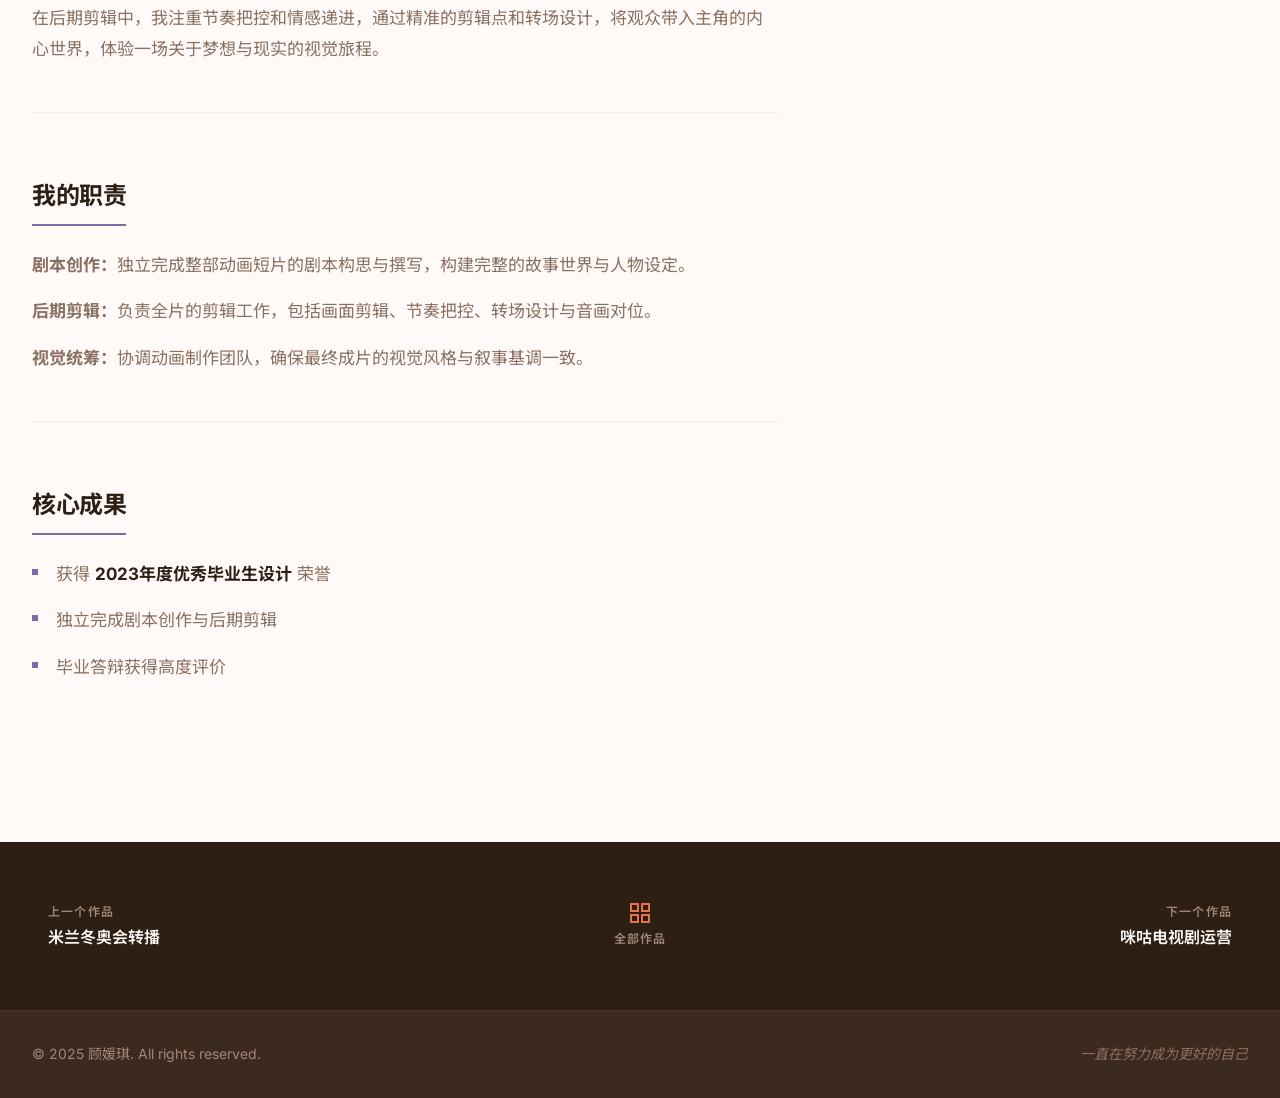
<file: portfolio-site/works/endless-rhapsody.html>
<!DOCTYPE html>
<html lang="zh-CN" style="--page-accent: #7b6ba8">
<head>
    <meta charset="UTF-8">
    <meta name="viewport" content="width=device-width, initial-scale=1.0">
    <title>《无烬狂想》| 顾媛琪作品集</title>
    <link rel="preconnect" href="https://fonts.googleapis.com">
    <link rel="preconnect" href="https://fonts.gstatic.com" crossorigin>
    <link href="https://fonts.googleapis.com/css2?family=Inter:wght@300;400;500;600;700;800&family=Noto+Sans+SC:wght@300;400;500;700;900&display=swap" rel="stylesheet">
    <link rel="stylesheet" href="../css/style.css">
    <link rel="stylesheet" href="../css/work-detail.css">
</head>
<body>
    <nav class="navbar" id="navbar">
        <div class="nav-container">
            <a href="../index-vibe.html#works" class="nav-back">
                <svg viewBox="0 0 24 24" fill="none" stroke="currentColor" stroke-width="2">
                    <path d="M19 12H5M12 19l-7-7 7-7"/>
                </svg>
                <span>返回</span>
            </a>
            <ul class="nav-menu">
                <li><a href="../index-vibe.html#home" class="nav-link">首页<span class="nav-en">HOME</span></a></li>
                <li><a href="../index-vibe.html#works" class="nav-link active">作品<span class="nav-en">WORKS</span></a></li>
                <li><a href="../index-vibe.html#about" class="nav-link">关于我<span class="nav-en">ABOUT</span></a></li>
            </ul>
            <button class="nav-toggle" id="navToggle" aria-label="切换菜单">
                <span class="hamburger"></span>
            </button>
        </div>
    </nav>

    <main class="work-detail">
        <header class="work-header" style="background: linear-gradient(180deg, #ede8f5 0%, var(--color-bg) 100%)">
            <div class="header-container">
                <div class="work-meta scroll-reveal">
                    <span class="work-category">动画短片 / 毕业设计</span>
                    <h1 class="work-title">《无烬狂想》</h1>
                    <p class="work-role">剧本创作与剪辑 · 2023</p>
                </div>
            </div>
        </header>

        <!-- 毕设视频 -->
        <div class="work-images">
            <div class="images-container">
                <div class="cos-video-wrapper">
                    <video controls preload="metadata" playsinline>
                        <source src="https://yuanqi-portfolio-1391307766.cos.ap-shanghai.myqcloud.com/%E6%9C%80%E7%BB%88%E6%88%90%E7%89%87.mp4" type="video/mp4">
                    </video>
                </div>
            </div>
        </div>

        <section class="work-content">
            <div class="content-container">
                <div class="content-grid">
                    <div class="content-main">
                        <div class="content-section scroll-reveal">
                            <h2 class="section-title">作品介绍</h2>
                            <div class="section-body">
                                <p>《无烬狂想》是我的本科毕业设计作品，获得2023年度优秀毕业生设计荣誉。这是一部原创动画短片，我独立完成了剧本创作与后期剪辑工作，展现了从创意构思到成片完成的完整创作能力。</p>
                                <p>作品在宁波大学科学技术学院动画专业毕业答辩中获得高度评价，体现了我在动画创作、故事叙述和视觉表达方面的综合能力。</p>
                            </div>
                        </div>

                        <div class="content-section scroll-reveal">
                            <h2 class="section-title">创作理念</h2>
                            <div class="section-body">
                                <p>《无烬狂想》探索了想象与现实边界的主题。在剧本创作阶段，我深入挖掘人物内心世界，构建了一个充满幻想色彩却又贴近现实情感的故事框架。</p>
                                <p>在后期剪辑中，我注重节奏把控和情感递进，通过精准的剪辑点和转场设计，将观众带入主角的内心世界，体验一场关于梦想与现实的视觉旅程。</p>
                            </div>
                        </div>

                        <div class="content-section scroll-reveal">
                            <h2 class="section-title">我的职责</h2>
                            <div class="section-body">
                                <p><strong>剧本创作：</strong>独立完成整部动画短片的剧本构思与撰写，构建完整的故事世界与人物设定。</p>
                                <p><strong>后期剪辑：</strong>负责全片的剪辑工作，包括画面剪辑、节奏把控、转场设计与音画对位。</p>
                                <p><strong>视觉统筹：</strong>协调动画制作团队，确保最终成片的视觉风格与叙事基调一致。</p>
                            </div>
                        </div>

                        <div class="content-section scroll-reveal">
                            <h2 class="section-title">核心成果</h2>
                            <div class="section-body">
                                <ul class="achievement-list">
                                    <li>获得 <strong>2023年度优秀毕业生设计</strong> 荣誉</li>
                                    <li>独立完成剧本创作与后期剪辑</li>
                                    <li>毕业答辩获得高度评价</li>
                                </ul>
                            </div>
                        </div>
                    </div>

                    <aside class="content-sidebar">
                        <div class="sidebar-section scroll-reveal">
                            <h3 class="sidebar-title">项目信息</h3>
                            <dl class="info-list">
                                <dt>学校</dt>
                                <dd>宁波大学科学技术学院</dd>
                                <dt>时间</dt>
                                <dd>2023年</dd>
                                <dt>角色</dt>
                                <dd>剧本创作 / 后期剪辑</dd>
                                <dt>类型</dt>
                                <dd>原创动画短片（毕设）</dd>
                            </dl>
                        </div>

                        <div class="sidebar-section scroll-reveal">
                            <h3 class="sidebar-title">使用技术</h3>
                            <ul class="tech-list">
                                <li>剧本创作</li>
                                <li>Premiere Pro</li>
                                <li>After Effects</li>
                                <li>动画制作软件</li>
                            </ul>
                        </div>
                    </aside>
                </div>
            </div>
        </section>

        <nav class="work-navigation">
            <div class="nav-container">
                <a href="winter-olympics.html" class="nav-prev ripple-effect">
                    <span class="nav-label">上一个作品</span>
                    <span class="nav-work">米兰冬奥会转播</span>
                </a>
                <a href="../index-vibe.html#works" class="nav-all ripple-effect">
                    <span class="nav-icon">
                        <svg viewBox="0 0 24 24" fill="none" stroke="currentColor" stroke-width="2">
                            <rect x="3" y="3" width="7" height="7"/>
                            <rect x="14" y="3" width="7" height="7"/>
                            <rect x="14" y="14" width="7" height="7"/>
                            <rect x="3" y="14" width="7" height="7"/>
                        </svg>
                    </span>
                    <span class="nav-label">全部作品</span>
                </a>
                <a href="tv-operations.html" class="nav-next ripple-effect">
                    <span class="nav-label">下一个作品</span>
                    <span class="nav-work">咪咕电视剧运营</span>
                </a>
            </div>
        </nav>
    </main>

    <footer class="footer">
        <div class="footer-container">
            <div class="footer-content">
                <p class="footer-text">© 2025 顾媛琪. All rights reserved.</p>
                <p class="footer-tagline">一直在努力成为更好的自己</p>
            </div>
        </div>
    </footer>

    <script src="../js/main.js"></script>
<script>
(function() {
    function checkParentBack() {
        try {
            if (window.parent && window.parent.postMessage && window.self !== window.top) {
                document.querySelectorAll('a[href*="index-vibe.html"]').forEach(function(a) {
                    a.addEventListener("click", function(e) {
                        e.preventDefault();
                        e.stopPropagation();
                        window.parent.postMessage({action: "slideBack"}, "*");
                    });
                });
            }
        } catch(err) {}
    }
    if (document.readyState === "loading") {
        document.addEventListener("DOMContentLoaded", checkParentBack);
    } else {
        checkParentBack();
    }
})();
</script>
</body>
</html>
</file>
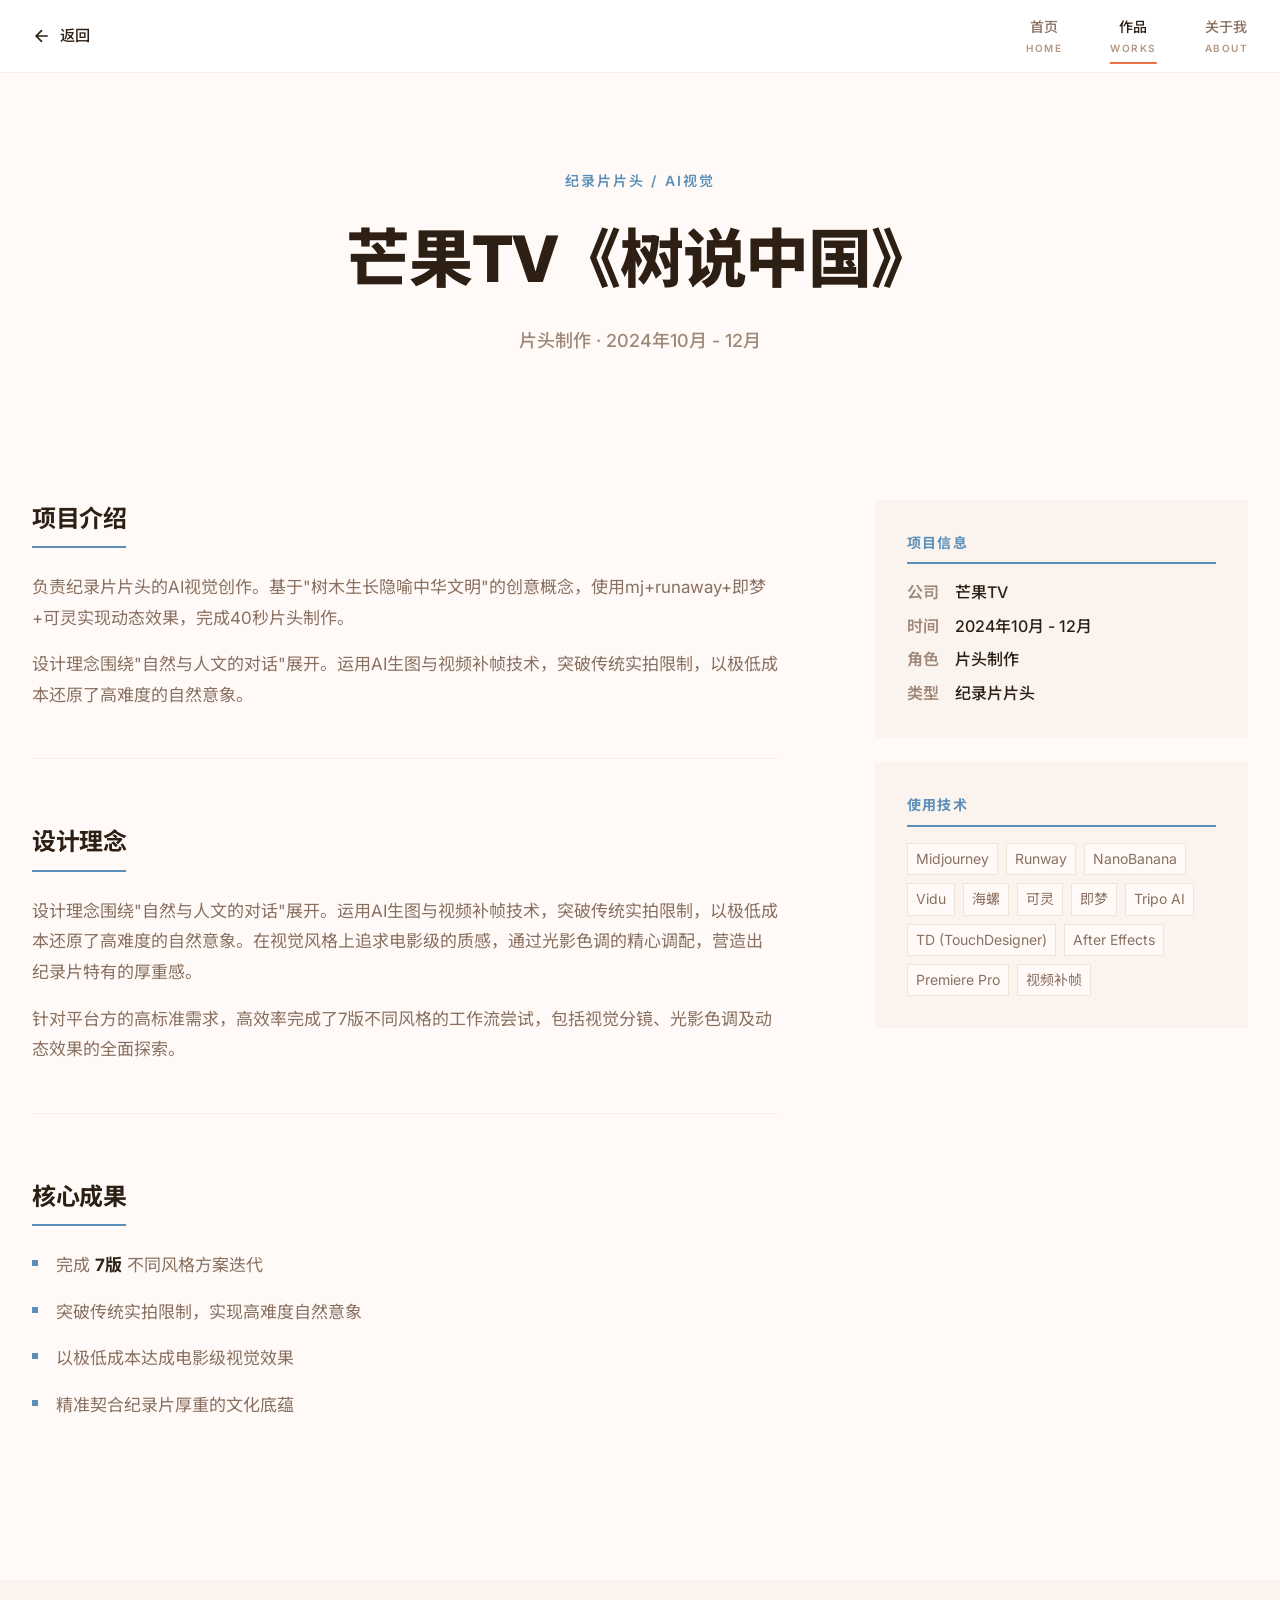
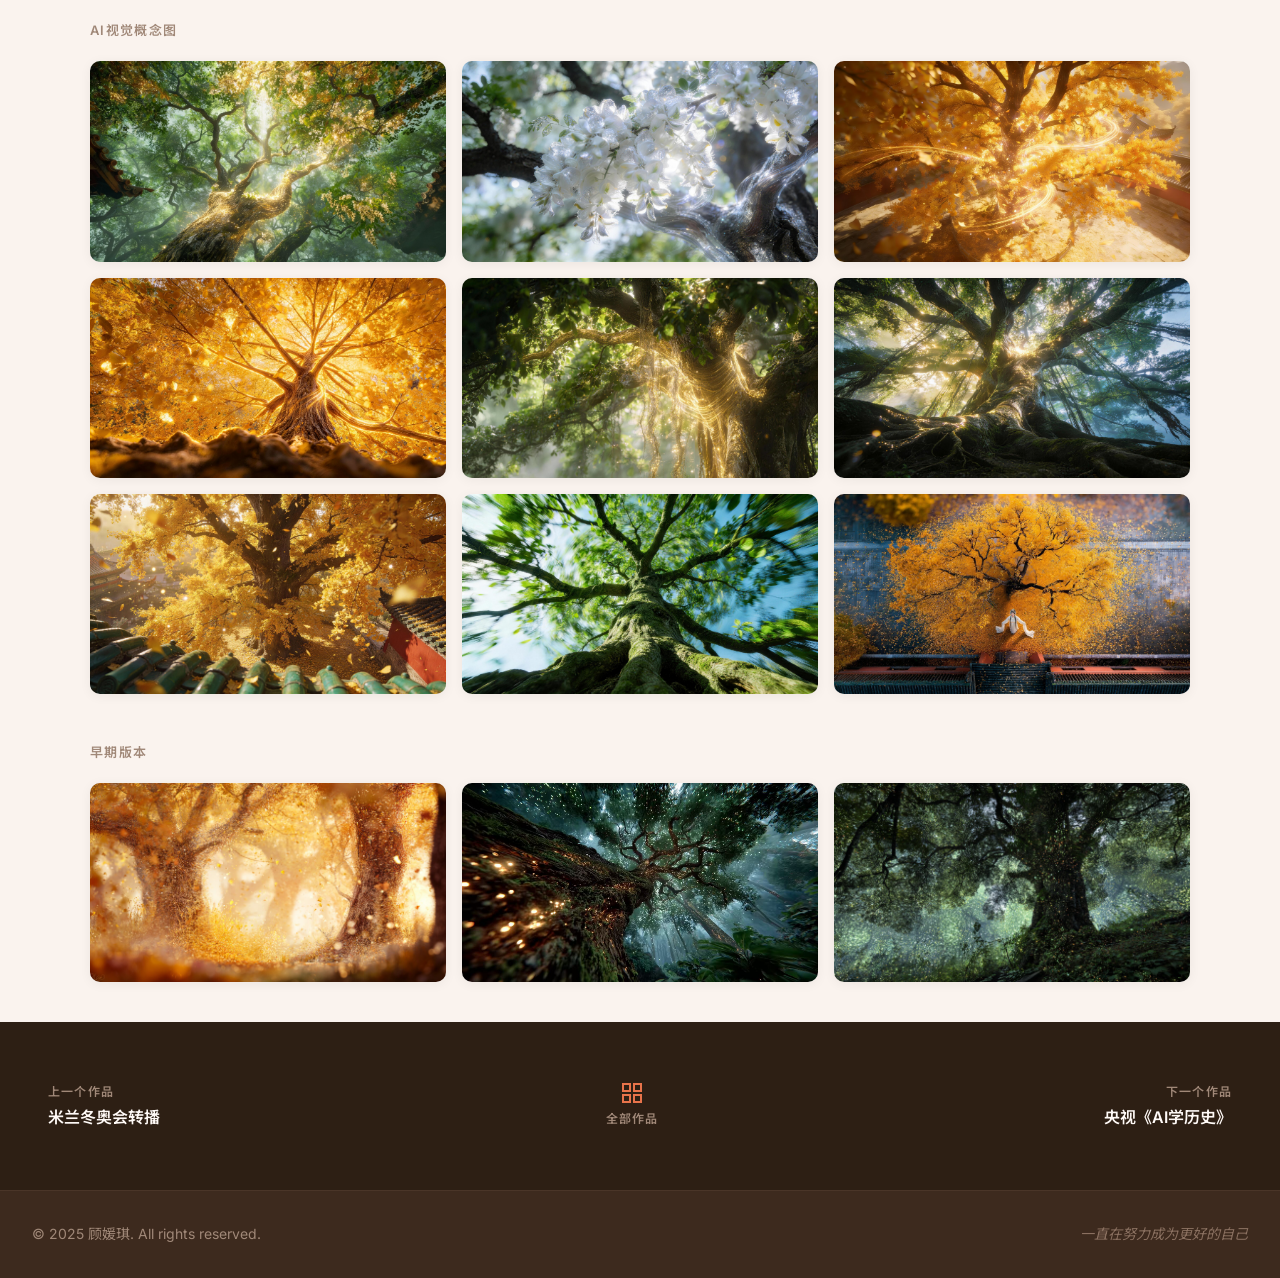
<file: portfolio-site/works/tree-china.html>
<!DOCTYPE html>
<html lang="zh-CN" style="--page-accent: #5b8fb9">
<head>
    <meta charset="UTF-8">
    <meta name="viewport" content="width=device-width, initial-scale=1.0">
    <title>芒果TV《树说中国》| 顾媛琪作品集</title>
    <link rel="preconnect" href="https://fonts.googleapis.com">
    <link rel="preconnect" href="https://fonts.gstatic.com" crossorigin>
    <link href="https://fonts.googleapis.com/css2?family=Inter:wght@300;400;500;600;700;800&family=Noto+Sans+SC:wght@300;400;500;700;900&display=swap" rel="stylesheet">
    <link rel="stylesheet" href="../css/style.css">
    <link rel="stylesheet" href="../css/work-detail.css">
</head>
<body>
    <nav class="navbar" id="navbar">
        <div class="nav-container">
            <a href="../index-vibe.html#works" class="nav-back">
                <svg viewBox="0 0 24 24" fill="none" stroke="currentColor" stroke-width="2">
                    <path d="M19 12H5M12 19l-7-7 7-7"/>
                </svg>
                <span>返回</span>
            </a>
            <ul class="nav-menu">
                <li><a href="../index-vibe.html#home" class="nav-link">首页<span class="nav-en">HOME</span></a></li>
                <li><a href="../index-vibe.html#works" class="nav-link active">作品<span class="nav-en">WORKS</span></a></li>
                <li><a href="../index-vibe.html#about" class="nav-link">关于我<span class="nav-en">ABOUT</span></a></li>
            </ul>
            <button class="nav-toggle" id="navToggle" aria-label="切换菜单">
                <span class="hamburger"></span>
            </button>
        </div>
    </nav>

    <main class="work-detail">
        <header class="work-header" style="background: linear-gradient(180deg, #e8f0f8 0%, var(--color-bg) 100%)">
            <div class="header-container">
                <div class="work-meta scroll-reveal">
                    <span class="work-category">纪录片片头 / AI视觉</span>
                    <h1 class="work-title">芒果TV《树说中国》</h1>
                    <p class="work-role">片头制作 · 2024年10月 - 12月</p>
                </div>
            </div>
        </header>

        <section class="work-content">
            <div class="content-container">
                <div class="content-grid">
                    <div class="content-main">
                        <div class="content-section scroll-reveal">
                            <h2 class="section-title">项目介绍</h2>
                            <div class="section-body">
                                <p>负责纪录片片头的AI视觉创作。基于"树木生长隐喻中华文明"的创意概念，使用mj+runaway+即梦+可灵实现动态效果，完成40秒片头制作。</p>
                                <p>设计理念围绕"自然与人文的对话"展开。运用AI生图与视频补帧技术，突破传统实拍限制，以极低成本还原了高难度的自然意象。</p>
                            </div>
                        </div>

                        <div class="content-section scroll-reveal">
                            <h2 class="section-title">设计理念</h2>
                            <div class="section-body">
                                <p>设计理念围绕"自然与人文的对话"展开。运用AI生图与视频补帧技术，突破传统实拍限制，以极低成本还原了高难度的自然意象。在视觉风格上追求电影级的质感，通过光影色调的精心调配，营造出纪录片特有的厚重感。</p>
                                <p>针对平台方的高标准需求，高效率完成了7版不同风格的工作流尝试，包括视觉分镜、光影色调及动态效果的全面探索。</p>
                            </div>
                        </div>

                        <div class="content-section scroll-reveal">
                            <h2 class="section-title">核心成果</h2>
                            <div class="section-body">
                                <ul class="achievement-list">
                                    <li>完成 <strong>7版</strong> 不同风格方案迭代</li>
                                    <li>突破传统实拍限制，实现高难度自然意象</li>
                                    <li>以极低成本达成电影级视觉效果</li>
                                    <li>精准契合纪录片厚重的文化底蕴</li>
                                </ul>
                            </div>
                        </div>
                    </div>

                    <aside class="content-sidebar">
                        <div class="sidebar-section scroll-reveal">
                            <h3 class="sidebar-title">项目信息</h3>
                            <dl class="info-list">
                                <dt>公司</dt>
                                <dd>芒果TV</dd>
                                <dt>时间</dt>
                                <dd>2024年10月 - 12月</dd>
                                <dt>角色</dt>
                                <dd>片头制作</dd>
                                <dt>类型</dt>
                                <dd>纪录片片头</dd>
                            </dl>
                        </div>

                        <div class="sidebar-section scroll-reveal">
                            <h3 class="sidebar-title">使用技术</h3>
                            <ul class="tech-list">
                                <li>Midjourney</li>
                                <li>Runway</li>
                                <li>NanoBanana</li>
                                <li>Vidu</li>
                                <li>海螺</li>
                                <li>可灵</li>
                                <li>即梦</li>
                                <li>Tripo AI</li>
                                <li>TD (TouchDesigner)</li>
                                <li>After Effects</li>
                                <li>Premiere Pro</li>
                                <li>视频补帧</li>
                            </ul>
                        </div>

                    </aside>
                </div>
            </div>
        </section>

        <!-- 作品图片展示 -->
        <div class="work-images">
            <div class="images-container">
                <p class="images-section-label">AI视觉概念图</p>
                <div class="images-grid">
                    <img src="../images/tree-china-01.jpg" alt="雄伟槐树金叶璀璨">
                    <img src="../images/tree-china-02.jpg" alt="银色光粒子花簇">
                    <img src="../images/tree-china-03.jpg" alt="银杏光粒子效果">
                    <img src="../images/tree-china-04.jpg" alt="树叶叶边发金光">
                    <img src="../images/tree-china-05.jpg" alt="金色光脉树干">
                    <img src="../images/tree-china-06.jpg" alt="树干光粒子效果">
                    <img src="../images/tree-china-07.jpg" alt="俯拍千年银杏全景">
                    <img src="../images/tree-china-08.jpg" alt="千年古树树干">
                    <img src="../images/tree-china-09.jpg" alt="终稿">
                </div>
                <p class="images-section-label" style="margin-top: 48px;">早期版本</p>
                <div class="images-grid images-grid-3">
                    <img src="../images/tree-china-ev1.jpg" alt="早期版本1">
                    <img src="../images/tree-china-ev2.jpg" alt="早期版本2">
                    <img src="../images/tree-china-ev3.jpg" alt="早期版本3">
                </div>
            </div>
        </div>

        <nav class="work-navigation">
            <div class="nav-container">
                <a href="winter-olympics.html" class="nav-prev ripple-effect">
                    <span class="nav-label">上一个作品</span>
                    <span class="nav-work">米兰冬奥会转播</span>
                </a>
                <a href="../index-vibe.html#works" class="nav-all ripple-effect">
                    <span class="nav-icon">
                        <svg viewBox="0 0 24 24" fill="none" stroke="currentColor" stroke-width="2">
                            <rect x="3" y="3" width="7" height="7"/>
                            <rect x="14" y="3" width="7" height="7"/>
                            <rect x="14" y="14" width="7" height="7"/>
                            <rect x="3" y="14" width="7" height="7"/>
                        </svg>
                    </span>
                    <span class="nav-label">全部作品</span>
                </a>
                <a href="ai-history.html" class="nav-next ripple-effect">
                    <span class="nav-label">下一个作品</span>
                    <span class="nav-work">央视《AI学历史》</span>
                </a>
            </div>
        </nav>
    </main>

    <footer class="footer">
        <div class="footer-container">
            <div class="footer-content">
                <p class="footer-text">© 2025 顾媛琪. All rights reserved.</p>
                <p class="footer-tagline">一直在努力成为更好的自己</p>
            </div>
        </div>
    </footer>

    <script src="../js/main.js"></script>
<script>
(function() {
    function checkParentBack() {
        try {
            if (window.parent && window.parent.postMessage && window.self !== window.top) {
                document.querySelectorAll('a[href*="index-vibe.html"]').forEach(function(a) {
                    a.addEventListener("click", function(e) {
                        e.preventDefault();
                        e.stopPropagation();
                        window.parent.postMessage({action: "slideBack"}, "*");
                    });
                });
            }
        } catch(err) {}
    }
    if (document.readyState === "loading") {
        document.addEventListener("DOMContentLoaded", checkParentBack);
    } else {
        checkParentBack();
    }
})();
</script>
</body>
</html>
</file>
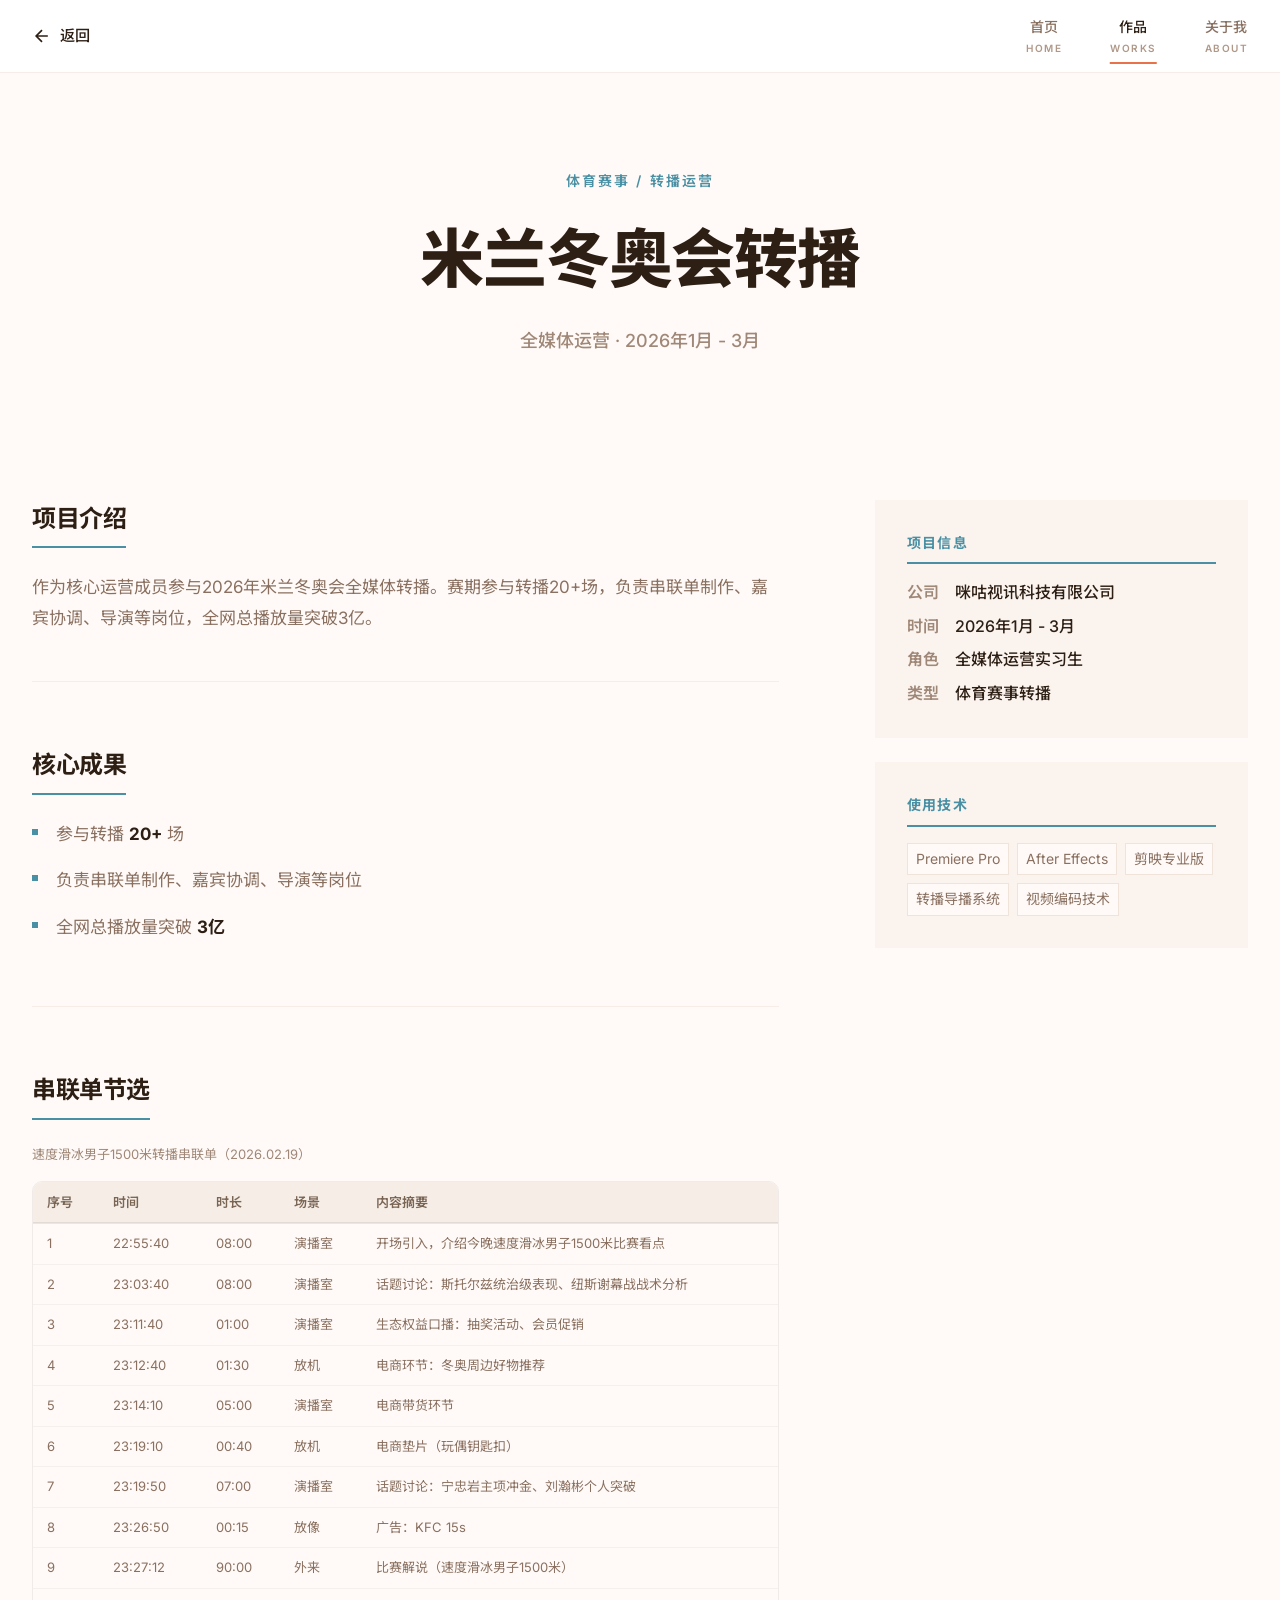
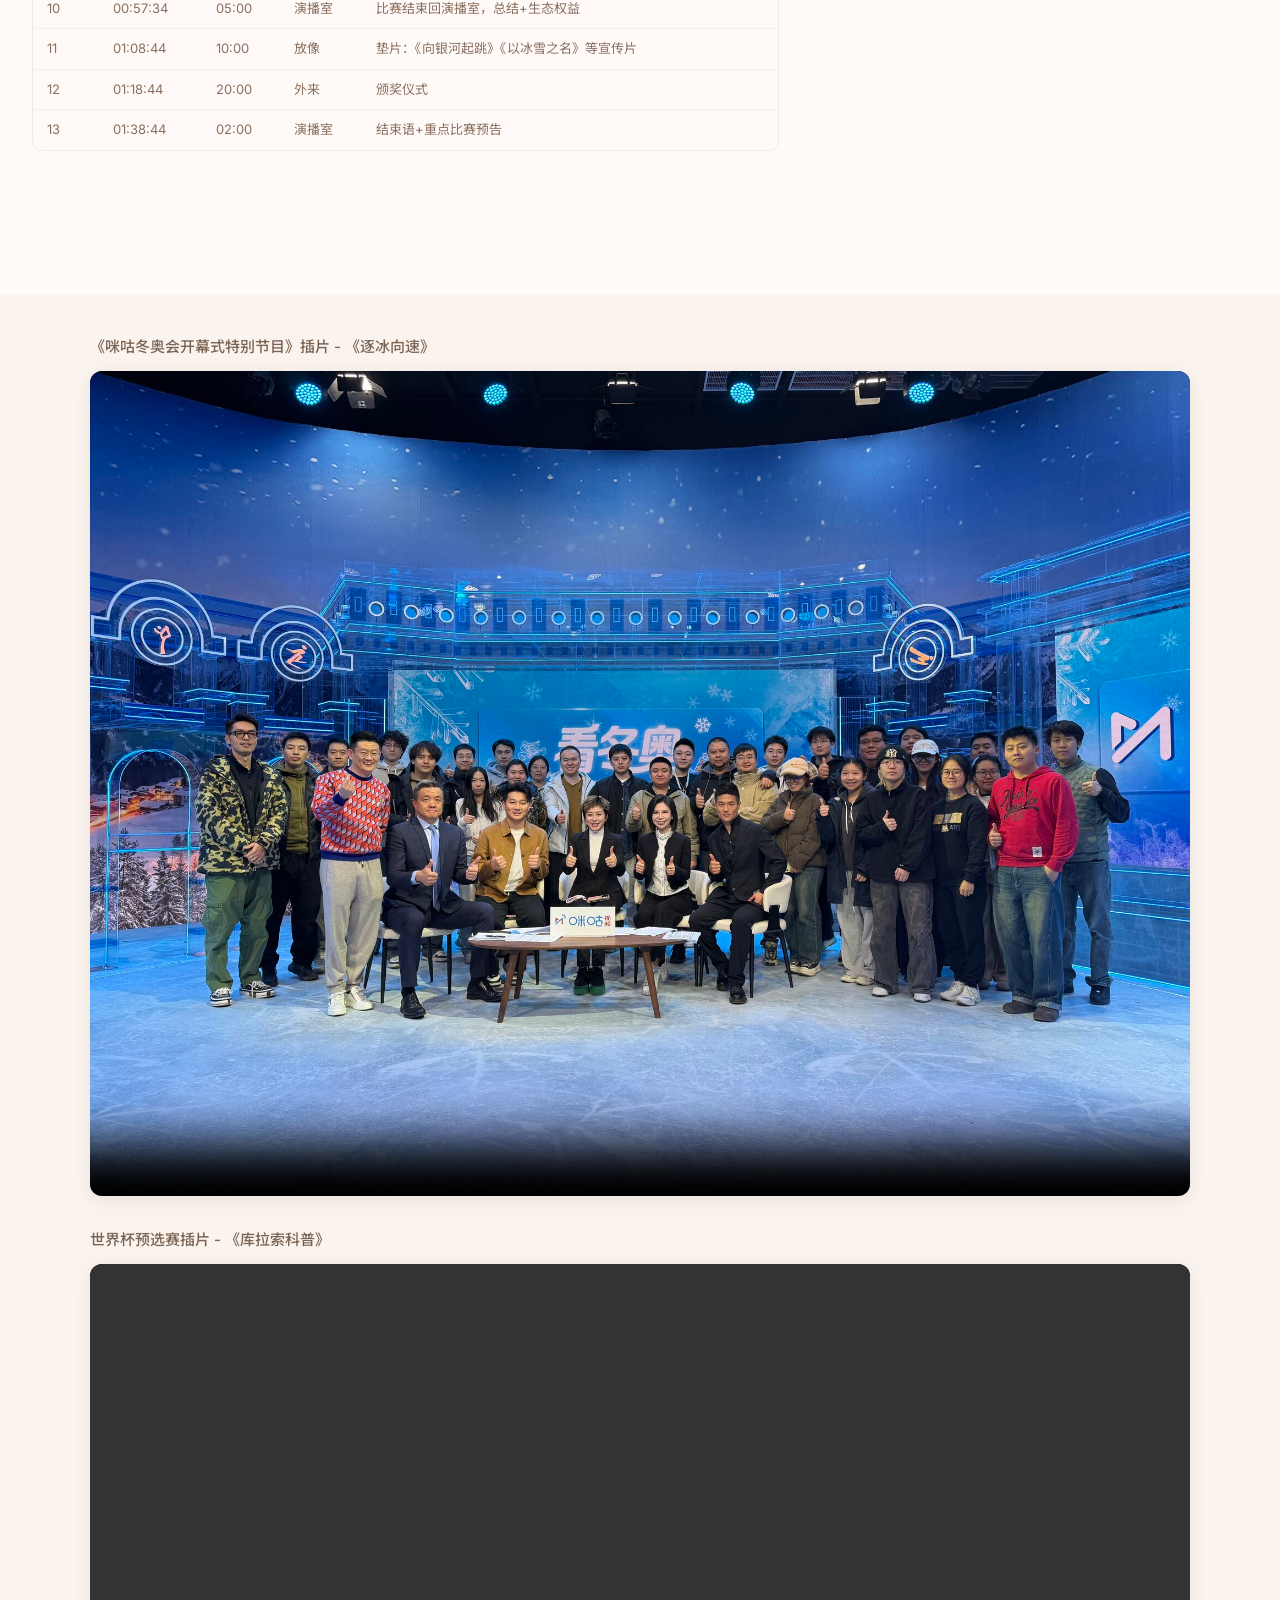
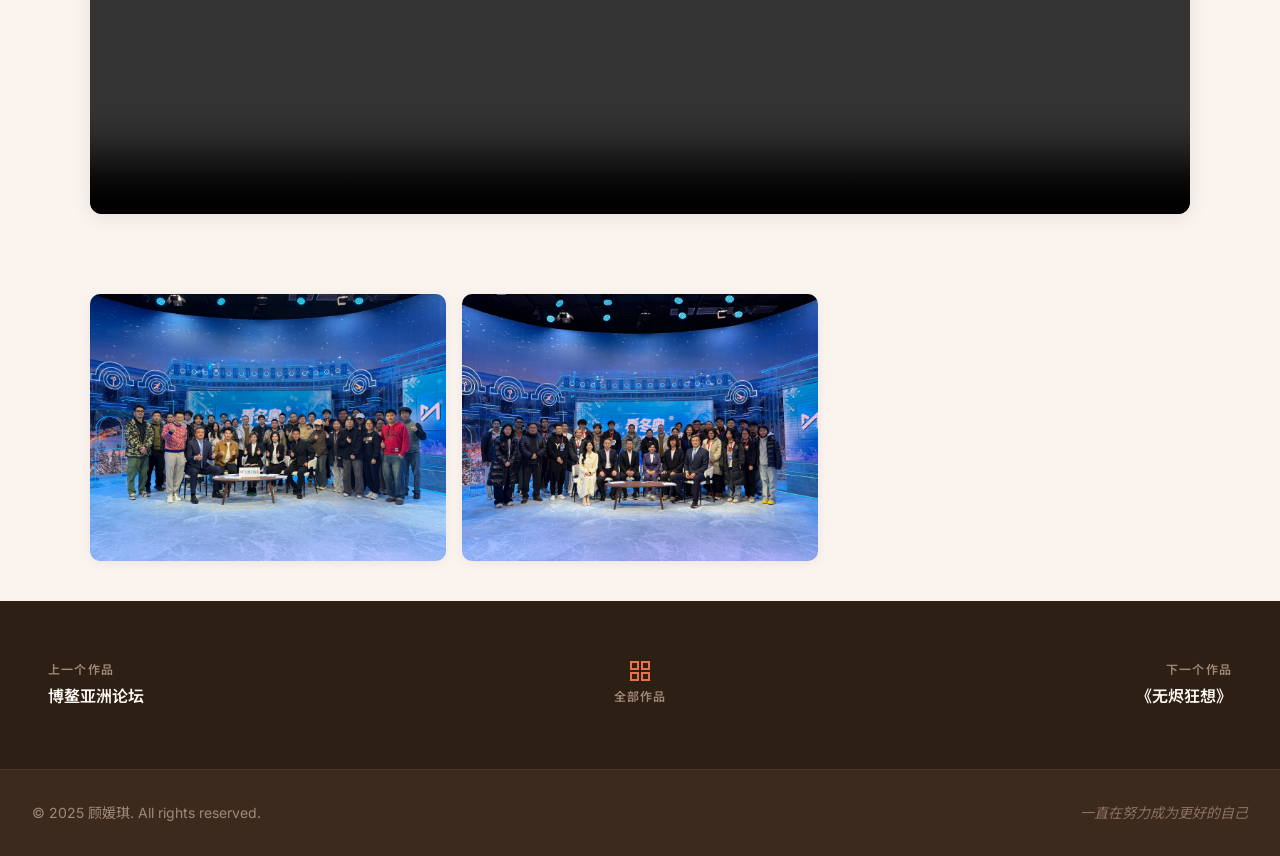
<file: portfolio-site/works/winter-olympics.html>
<!DOCTYPE html>
<html lang="zh-CN" style="--page-accent: #4a90a4">
<head>
    <meta charset="UTF-8">
    <meta name="viewport" content="width=device-width, initial-scale=1.0">
    <title>米兰冬奥会转播 | 顾媛琪作品集</title>
    <link rel="preconnect" href="https://fonts.googleapis.com">
    <link rel="preconnect" href="https://fonts.gstatic.com" crossorigin>
    <link href="https://fonts.googleapis.com/css2?family=Inter:wght@300;400;500;600;700;800&family=Noto+Sans+SC:wght@300;400;500;700;900&display=swap" rel="stylesheet">
    <link rel="stylesheet" href="../css/style.css">
    <link rel="stylesheet" href="../css/work-detail.css">
</head>
<body>
    <nav class="navbar" id="navbar">
        <div class="nav-container">
            <a href="../index-vibe.html#works" class="nav-back">
                <svg viewBox="0 0 24 24" fill="none" stroke="currentColor" stroke-width="2">
                    <path d="M19 12H5M12 19l-7-7 7-7"/>
                </svg>
                <span>返回</span>
            </a>
            <ul class="nav-menu">
                <li><a href="../index-vibe.html#home" class="nav-link">首页<span class="nav-en">HOME</span></a></li>
                <li><a href="../index-vibe.html#works" class="nav-link active">作品<span class="nav-en">WORKS</span></a></li>
                <li><a href="../index-vibe.html#about" class="nav-link">关于我<span class="nav-en">ABOUT</span></a></li>
            </ul>
            <button class="nav-toggle" id="navToggle" aria-label="切换菜单">
                <span class="hamburger"></span>
            </button>
        </div>
    </nav>

    <main class="work-detail">
        <header class="work-header" style="background: linear-gradient(180deg, #e5f0f4 0%, var(--color-bg) 100%)">
            <div class="header-container">
                <div class="work-meta scroll-reveal">
                    <span class="work-category">体育赛事 / 转播运营</span>
                    <h1 class="work-title">米兰冬奥会转播</h1>
                    <p class="work-role">全媒体运营 · 2026年1月 - 3月</p>
                </div>
            </div>
        </header>

        <section class="work-content">
            <div class="content-container">
                <div class="content-grid">
                    <div class="content-main">
                        <div class="content-section scroll-reveal">
                            <h2 class="section-title">项目介绍</h2>
                            <div class="section-body">
                                <p>作为核心运营成员参与2026年米兰冬奥会全媒体转播。赛期参与转播20+场，负责串联单制作、嘉宾协调、导演等岗位，全网总播放量突破3亿。</p>
                            </div>
                        </div>

                        <div class="content-section scroll-reveal">
                            <h2 class="section-title">核心成果</h2>
                            <div class="section-body">
                                <ul class="achievement-list">
                                    <li>参与转播 <strong>20+</strong> 场</li>
                                    <li>负责串联单制作、嘉宾协调、导演等岗位</li>
                                    <li>全网总播放量突破 <strong>3亿</strong></li>
                                </ul>
                            </div>
                        </div>

                        <div class="content-section scroll-reveal">
                            <h2 class="section-title">串联单节选</h2>
                            <p class="table-caption">速度滑冰男子1500米转播串联单（2026.02.19）</p>
                            <div class="table-wrapper">
                                <table class="data-table">
                                    <thead>
                                        <tr>
                                            <th>序号</th>
                                            <th>时间</th>
                                            <th>时长</th>
                                            <th>场景</th>
                                            <th>内容摘要</th>
                                        </tr>
                                    </thead>
                                    <tbody>
                                        <tr><td>1</td><td>22:55:40</td><td>08:00</td><td>演播室</td><td>开场引入，介绍今晚速度滑冰男子1500米比赛看点</td></tr>
                                        <tr><td>2</td><td>23:03:40</td><td>08:00</td><td>演播室</td><td>话题讨论：斯托尔兹统治级表现、纽斯谢幕战战术分析</td></tr>
                                        <tr><td>3</td><td>23:11:40</td><td>01:00</td><td>演播室</td><td>生态权益口播：抽奖活动、会员促销</td></tr>
                                        <tr><td>4</td><td>23:12:40</td><td>01:30</td><td>放机</td><td>电商环节：冬奥周边好物推荐</td></tr>
                                        <tr><td>5</td><td>23:14:10</td><td>05:00</td><td>演播室</td><td>电商带货环节</td></tr>
                                        <tr><td>6</td><td>23:19:10</td><td>00:40</td><td>放机</td><td>电商垫片（玩偶钥匙扣）</td></tr>
                                        <tr><td>7</td><td>23:19:50</td><td>07:00</td><td>演播室</td><td>话题讨论：宁忠岩主项冲金、刘瀚彬个人突破</td></tr>
                                        <tr><td>8</td><td>23:26:50</td><td>00:15</td><td>放像</td><td>广告：KFC 15s</td></tr>
                                        <tr><td>9</td><td>23:27:12</td><td>90:00</td><td>外来</td><td>比赛解说（速度滑冰男子1500米）</td></tr>
                                        <tr><td>10</td><td>00:57:34</td><td>05:00</td><td>演播室</td><td>比赛结束回演播室，总结+生态权益</td></tr>
                                        <tr><td>11</td><td>01:08:44</td><td>10:00</td><td>放像</td><td>垫片：《向银河起跳》《以冰雪之名》等宣传片</td></tr>
                                        <tr><td>12</td><td>01:18:44</td><td>20:00</td><td>外来</td><td>颁奖仪式</td></tr>
                                        <tr><td>13</td><td>01:38:44</td><td>02:00</td><td>演播室</td><td>结束语+重点比赛预告</td></tr>
                                    </tbody>
                                </table>
                            </div>
                        </div>
                    </div>

                    <aside class="content-sidebar">
                        <div class="sidebar-section scroll-reveal">
                            <h3 class="sidebar-title">项目信息</h3>
                            <dl class="info-list">
                                <dt>公司</dt>
                                <dd>咪咕视讯科技有限公司</dd>
                                <dt>时间</dt>
                                <dd>2026年1月 - 3月</dd>
                                <dt>角色</dt>
                                <dd>全媒体运营实习生</dd>
                                <dt>类型</dt>
                                <dd>体育赛事转播</dd>
                            </dl>
                        </div>

                        <div class="sidebar-section scroll-reveal">
                            <h3 class="sidebar-title">使用技术</h3>
                            <ul class="tech-list">
                                <li>Premiere Pro</li>
                                <li>After Effects</li>
                                <li>剪映专业版</li>
                                <li>转播导播系统</li>
                                <li>视频编码技术</li>
                            </ul>
                        </div>
                    </aside>
                </div>
            </div>
        </section>

        <!-- 作品视频 -->
        <div class="work-images">
            <div class="images-container">
                <p class="video-caption">《咪咕冬奥会开幕式特别节目》插片 - 《逐冰向速》</p>
                <div class="cos-video-wrapper">
                    <video controls preload="metadata" playsinline poster="../images/winter-olympics-01.jpg">
                        <source src="https://yuanqi-portfolio-1391307766.cos.ap-shanghai.myqcloud.com/%E9%80%90%E5%86%B0%E5%90%91%E9%80%9F.mp4" type="video/mp4">
                    </video>
                </div>
                <p class="video-caption" style="margin-top: 32px;">世界杯预选赛插片 - 《库拉索科普》</p>
                <div class="cos-video-wrapper">
                    <video controls preload="metadata" playsinline>
                        <source src="https://yuanqi-portfolio-1391307766.cos.ap-shanghai.myqcloud.com/%E5%BA%93%E6%8B%89%E7%B4%A2%E7%A7%91%E6%99%AE.mp4" type="video/mp4">
                    </video>
                </div>
            </div>
        </div>

        <!-- 作品图片展示 -->
        <div class="work-images">
            <div class="images-container">
                <div class="images-grid">
                    <img src="../images/winter-olympics-01.jpg" alt="冬奥会转播团队合影1">
                    <img src="../images/winter-olympics-02.jpg" alt="冬奥会转播团队合影2">
                </div>
            </div>
        </div>

        <nav class="work-navigation">
            <div class="nav-container">
                <a href="boao-forum.html" class="nav-prev ripple-effect">
                    <span class="nav-label">上一个作品</span>
                    <span class="nav-work">博鳌亚洲论坛</span>
                </a>
                <a href="../index-vibe.html#works" class="nav-all ripple-effect">
                    <span class="nav-icon">
                        <svg viewBox="0 0 24 24" fill="none" stroke="currentColor" stroke-width="2">
                            <rect x="3" y="3" width="7" height="7"/>
                            <rect x="14" y="3" width="7" height="7"/>
                            <rect x="14" y="14" width="7" height="7"/>
                            <rect x="3" y="14" width="7" height="7"/>
                        </svg>
                    </span>
                    <span class="nav-label">全部作品</span>
                </a>
                <a href="endless-rhapsody.html" class="nav-next ripple-effect">
                    <span class="nav-label">下一个作品</span>
                    <span class="nav-work">《无烬狂想》</span>
                </a>
            </div>
        </nav>
    </main>

    <footer class="footer">
        <div class="footer-container">
            <div class="footer-content">
                <p class="footer-text">© 2025 顾媛琪. All rights reserved.</p>
                <p class="footer-tagline">一直在努力成为更好的自己</p>
            </div>
        </div>
    </footer>

    <script src="../js/main.js"></script>
<script>
(function() {
    function checkParentBack() {
        try {
            if (window.parent && window.parent.postMessage && window.self !== window.top) {
                document.querySelectorAll('a[href*="index-vibe.html"]').forEach(function(a) {
                    a.addEventListener("click", function(e) {
                        e.preventDefault();
                        e.stopPropagation();
                        window.parent.postMessage({action: "slideBack"}, "*");
                    });
                });
            }
        } catch(err) {}
    }
    if (document.readyState === "loading") {
        document.addEventListener("DOMContentLoaded", checkParentBack);
    } else {
        checkParentBack();
    }
})();
</script>
</body>
</html>
</file>
<file: portfolio-site/css/style.css>
/* ========================================
   包豪斯风格个人作品集网站
   Bauhaus Portfolio Website
   ======================================== */

/* CSS变量定义 */
:root {
    /* 主色调 - 暖色系 */
    --color-black: #2d1f14;
    --color-dark: #3d2a1e;
    --color-gray-900: #4a3528;
    --color-gray-800: #5c4435;
    --color-gray-700: #7a6555;
    --color-gray-600: #8a7060;
    --color-gray-500: #a08878;
    --color-gray-400: #b09888;
    --color-gray-300: #c4b0a2;
    --color-gray-200: #f0e4da;
    --color-gray-100: #f5ede6;
    --color-gray-50: #faf3ee;
    --color-white: #fffaf7;
    
    /* 点缀色 - 珊瑚暖色 */
    --color-accent: #e8734a;
    --color-accent-hover: #d4622e;
    --color-accent-light: #f4a683;
    
    /* 字体 */
    --font-primary: 'Inter', 'Noto Sans SC', -apple-system, BlinkMacSystemFont, sans-serif;
    
    /* 间距系统 */
    --space-xs: 0.25rem;
    --space-sm: 0.5rem;
    --space-md: 1rem;
    --space-lg: 1.5rem;
    --space-xl: 2rem;
    --space-2xl: 3rem;
    --space-3xl: 4rem;
    --space-4xl: 6rem;
    --space-5xl: 8rem;
    
    /* 过渡时间 */
    --transition-fast: 0.15s;
    --transition-base: 0.3s;
    --transition-slow: 0.5s;
    
    /* 阴影 */
    --shadow-sm: 0 1px 2px rgba(0, 0, 0, 0.05);
    --shadow-md: 0 4px 6px rgba(0, 0, 0, 0.1);
    --shadow-lg: 0 10px 15px rgba(0, 0, 0, 0.1);
    --shadow-xl: 0 20px 25px rgba(0, 0, 0, 0.15);
    
    /* 圆角 - 包豪斯风格使用直角 */
    --radius-none: 0;
    --radius-sm: 2px;
}

/* 重置样式 */
*, *::before, *::after {
    margin: 0;
    padding: 0;
    box-sizing: border-box;
}

html {
    scroll-behavior: smooth;
    font-size: 16px;
}

body {
    font-family: var(--font-primary);
    background-color: var(--color-white);
    color: var(--color-black);
    line-height: 1.6;
    -webkit-font-smoothing: antialiased;
    -moz-osx-font-smoothing: grayscale;
    overflow-x: hidden;
}

a {
    text-decoration: none;
    color: inherit;
    transition: color var(--transition-base) ease;
}

ul {
    list-style: none;
}

img {
    max-width: 100%;
    height: auto;
    display: block;
}

/* ========================================
   导航栏
   ======================================== */
.navbar {
    position: fixed;
    top: 0;
    left: 0;
    right: 0;
    z-index: 1000;
    background: rgba(255, 255, 255, 0.95);
    backdrop-filter: blur(10px);
    border-bottom: 1px solid var(--color-gray-100);
    transition: all var(--transition-base) ease;
}

.navbar.scrolled {
    box-shadow: var(--shadow-sm);
}

.nav-container {
    max-width: 1400px;
    margin: 0 auto;
    padding: 0 var(--space-xl);
    display: flex;
    justify-content: space-between;
    align-items: center;
    height: 72px;
}

.nav-logo {
    font-weight: 800;
    font-size: 1.25rem;
    letter-spacing: 0.1em;
    color: var(--color-black);
    position: relative;
}

.nav-back {
    display: flex;
    align-items: center;
    gap: 8px;
    color: var(--color-black);
    font-weight: 500;
    font-size: 0.95rem;
    transition: color 0.2s ease;
}

.nav-back svg {
    width: 20px;
    height: 20px;
    transition: transform 0.2s ease;
}

.nav-back:hover {
    color: var(--color-accent);
}

.nav-back:hover svg {
    transform: translateX(-3px);
}

.logo-text {
    position: relative;
    display: inline-block;
}

.logo-text::after {
    content: '';
    position: absolute;
    bottom: -4px;
    left: 0;
    width: 100%;
    height: 3px;
    background: var(--color-accent);
    transform: scaleX(0);
    transform-origin: right;
    transition: transform var(--transition-base) ease;
}

.nav-logo:hover .logo-text::after {
    transform: scaleX(1);
    transform-origin: left;
}

.nav-menu {
    display: flex;
    gap: var(--space-2xl);
}

.nav-link {
    display: flex;
    flex-direction: column;
    align-items: center;
    font-size: 0.875rem;
    font-weight: 500;
    color: var(--color-gray-600);
    position: relative;
    padding: var(--space-sm) 0;
    transition: color var(--transition-base) ease;
}

.nav-link:hover,
.nav-link.active {
    color: var(--color-black);
}

.nav-link::after {
    content: '';
    position: absolute;
    bottom: 0;
    left: 50%;
    width: 0;
    height: 2px;
    background: var(--color-accent);
    transition: all var(--transition-base) ease;
    transform: translateX(-50%);
}

.nav-link:hover::after,
.nav-link.active::after {
    width: 100%;
}

.nav-en {
    font-size: 0.625rem;
    font-weight: 600;
    letter-spacing: 0.15em;
    color: var(--color-gray-400);
    margin-top: 2px;
}

.nav-toggle {
    display: none;
    background: none;
    border: none;
    cursor: pointer;
    padding: var(--space-sm);
}

.hamburger {
    display: block;
    width: 24px;
    height: 2px;
    background: var(--color-black);
    position: relative;
    transition: all var(--transition-base) ease;
}

.hamburger::before,
.hamburger::after {
    content: '';
    position: absolute;
    width: 24px;
    height: 2px;
    background: var(--color-black);
    transition: all var(--transition-base) ease;
}

.hamburger::before {
    top: -7px;
}

.hamburger::after {
    top: 7px;
}

/* ========================================
   首页区域
   ======================================== */
.hero {
    min-height: 100vh;
    display: flex;
    align-items: center;
    padding-top: 72px;
    position: relative;
    overflow: hidden;
}

.hero-container {
    max-width: 1400px;
    margin: 0 auto;
    padding: var(--space-4xl) var(--space-xl);
    display: grid;
    grid-template-columns: 1fr 1fr;
    gap: var(--space-4xl);
    align-items: center;
    width: 100%;
}

.hero-label {
    display: flex;
    align-items: center;
    gap: var(--space-md);
    margin-bottom: var(--space-lg);
}

.label-line {
    width: 48px;
    height: 2px;
    background: var(--color-accent);
}

.label-text {
    font-size: 0.875rem;
    font-weight: 600;
    letter-spacing: 0.2em;
    color: var(--color-gray-500);
    text-transform: uppercase;
}

.hero-title {
    font-size: clamp(3rem, 8vw, 6rem);
    font-weight: 900;
    line-height: 1.1;
    letter-spacing: -0.03em;
    margin-bottom: var(--space-lg);
}

.title-line {
    display: block;
}

.hero-subtitle {
    font-size: 1.25rem;
    font-weight: 400;
    color: var(--color-gray-600);
    line-height: 1.6;
    margin-bottom: var(--space-xl);
}

.hero-desc {
    font-size: 1rem;
    color: var(--color-gray-500);
    line-height: 1.8;
    margin-bottom: var(--space-2xl);
}

.hero-desc p {
    margin-bottom: var(--space-sm);
}

.hero-cta {
    margin-top: var(--space-xl);
}

/* 按钮样式 */
.btn {
    display: inline-flex;
    align-items: center;
    gap: var(--space-sm);
    padding: var(--space-md) var(--space-xl);
    font-size: 0.875rem;
    font-weight: 600;
    letter-spacing: 0.05em;
    border: none;
    cursor: pointer;
    transition: all var(--transition-base) ease;
    position: relative;
    overflow: hidden;
}

.btn-primary {
    background: var(--color-black);
    color: var(--color-white);
}

.btn-primary::before {
    content: '';
    position: absolute;
    top: 0;
    left: 0;
    width: 100%;
    height: 100%;
    background: var(--color-accent);
    transform: translateX(-100%);
    transition: transform var(--transition-base) ease;
}

.btn-primary:hover::before {
    transform: translateX(0);
}

.btn-primary span,
.btn-primary svg {
    position: relative;
    z-index: 1;
}

.btn-primary:hover {
    color: var(--color-white);
}

.btn-arrow {
    width: 16px;
    height: 16px;
    transition: transform var(--transition-base) ease;
}

.btn:hover .btn-arrow {
    transform: translateX(4px);
}

/* 几何图形组合 */
.hero-visual {
    display: flex;
    justify-content: center;
    align-items: center;
}

.geometric-composition {
    position: relative;
    width: 400px;
    height: 400px;
}

.geo-shape {
    position: absolute;
    transition: all var(--transition-slow) ease;
}

.geo-rect {
    width: 280px;
    height: 180px;
    background: var(--color-black);
    top: 50%;
    left: 50%;
    transform: translate(-50%, -50%);
}

.geo-square {
    width: 120px;
    height: 120px;
    background: var(--color-accent);
    top: 20%;
    right: 10%;
}

.geo-line {
    width: 200px;
    height: 4px;
    background: var(--color-gray-300);
    bottom: 20%;
    left: 10%;
}

.geometric-composition:hover .geo-rect {
    transform: translate(-50%, -50%) rotate(5deg);
}

.geometric-composition:hover .geo-square {
    transform: translate(10px, -10px);
}

.geometric-composition:hover .geo-line {
    width: 240px;
}

/* 滚动指示器 */
.scroll-indicator {
    position: absolute;
    bottom: var(--space-2xl);
    left: 50%;
    transform: translateX(-50%);
}

.scroll-line {
    width: 1px;
    height: 60px;
    background: linear-gradient(to bottom, var(--color-black), transparent);
    animation: scrollPulse 2s ease-in-out infinite;
}

@keyframes scrollPulse {
    0%, 100% {
        opacity: 0.3;
        transform: scaleY(0.5);
    }
    50% {
        opacity: 1;
        transform: scaleY(1);
    }
}

/* ========================================
   作品区域
   ======================================== */
.works {
    padding: var(--space-5xl) 0;
    background: var(--color-gray-50);
}

.section-container {
    max-width: 1400px;
    margin: 0 auto;
    padding: 0 var(--space-xl);
}

.section-header {
    margin-bottom: var(--space-3xl);
}

.section-number {
    display: block;
    font-size: 0.875rem;
    font-weight: 700;
    color: var(--color-accent);
    letter-spacing: 0.1em;
    margin-bottom: var(--space-sm);
}

.section-title {
    font-size: clamp(2rem, 5vw, 3rem);
    font-weight: 800;
    letter-spacing: -0.02em;
    margin-bottom: var(--space-sm);
}

.section-subtitle {
    font-size: 0.875rem;
    font-weight: 500;
    letter-spacing: 0.2em;
    color: var(--color-gray-400);
}

/* 作品网格 */
.works-grid {
    display: grid;
    grid-template-columns: repeat(3, 1fr);
    gap: var(--space-xl);
}

.work-card {
    background: var(--color-white);
    transition: all var(--transition-base) ease;
}

.card-link {
    display: block;
}

.card-image {
    position: relative;
    aspect-ratio: 4/3;
    overflow: hidden;
}

.image-placeholder {
    width: 100%;
    height: 100%;
    display: flex;
    align-items: center;
    justify-content: center;
    transition: transform var(--transition-base) ease;
}

.placeholder-text {
    font-size: 1.5rem;
    font-weight: 700;
    color: rgba(255, 255, 255, 0.9);
    letter-spacing: 0.1em;
}

.card-overlay {
    position: absolute;
    inset: 0;
    background: rgba(0, 0, 0, 0.7);
    display: flex;
    align-items: center;
    justify-content: center;
    opacity: 0;
    transition: opacity var(--transition-base) ease;
}

.view-project {
    color: var(--color-white);
    font-size: 0.875rem;
    font-weight: 600;
    letter-spacing: 0.1em;
    padding: var(--space-sm) var(--space-lg);
    border: 2px solid var(--color-white);
    transition: all var(--transition-base) ease;
}

.view-project:hover {
    background: var(--color-white);
    color: var(--color-black);
}

.card-content {
    padding: var(--space-lg);
}

.card-category {
    display: block;
    font-size: 0.75rem;
    font-weight: 500;
    letter-spacing: 0.1em;
    color: var(--color-accent);
    margin-bottom: var(--space-sm);
}

.card-title {
    font-size: 1.25rem;
    font-weight: 700;
    margin-bottom: var(--space-xs);
    color: var(--color-black);
}

.card-desc {
    font-size: 0.875rem;
    color: var(--color-gray-500);
}

/* 作品卡片悬浮效果 */
.work-card:hover {
    transform: translateY(-8px);
    box-shadow: var(--shadow-xl);
}

.work-card:hover .image-placeholder {
    transform: scale(1.05);
}

.work-card:hover .card-overlay {
    opacity: 1;
}

.work-card:hover .card-image {
    border-color: var(--color-accent);
}

/* ========================================
   关于我区域
   ======================================== */
.about {
    padding: var(--space-5xl) 0;
}

.about-grid {
    display: grid;
    grid-template-columns: 1fr 2fr;
    gap: var(--space-4xl);
    align-items: start;
}

.about-visual {
    position: sticky;
    top: 120px;
}

.about-shape {
    width: 200px;
    height: 280px;
    background: var(--color-black);
    position: relative;
}

.about-accent {
    width: 100px;
    height: 100px;
    background: var(--color-accent);
    position: absolute;
    top: -20px;
    right: -20px;
    z-index: -1;
}

.about-text {
    margin-bottom: var(--space-2xl);
}

.about-lead {
    font-size: 1.25rem;
    font-weight: 500;
    color: var(--color-black);
    margin-bottom: var(--space-lg);
    line-height: 1.6;
}

.about-text p {
    font-size: 1rem;
    color: var(--color-gray-600);
    line-height: 1.8;
    margin-bottom: var(--space-md);
}

/* 统计数据 */
.about-stats {
    display: flex;
    gap: var(--space-3xl);
    margin-bottom: var(--space-3xl);
    padding: var(--space-xl) 0;
    border-top: 1px solid var(--color-gray-100);
    border-bottom: 1px solid var(--color-gray-100);
}

.stat-item {
    text-align: center;
}

.stat-number {
    display: block;
    font-size: 2.5rem;
    font-weight: 800;
    color: var(--color-black);
    line-height: 1;
    margin-bottom: var(--space-xs);
}

.stat-label {
    font-size: 0.875rem;
    color: var(--color-gray-500);
}

/* 技能区域 */
.about-skills {
    margin-top: var(--space-2xl);
}

.skills-title {
    font-size: 1.125rem;
    font-weight: 700;
    margin-bottom: var(--space-lg);
    color: var(--color-black);
}

.skills-grid {
    display: grid;
    grid-template-columns: repeat(3, 1fr);
    gap: var(--space-xl);
}

.skill-category h4 {
    font-size: 0.875rem;
    font-weight: 600;
    color: var(--color-gray-400);
    letter-spacing: 0.1em;
    text-transform: uppercase;
    margin-bottom: var(--space-md);
}

.skill-category ul {
    display: flex;
    flex-direction: column;
    gap: var(--space-sm);
}

.skill-category li {
    font-size: 0.9375rem;
    color: var(--color-gray-600);
    position: relative;
    padding-left: var(--space-md);
}

.skill-category li::before {
    content: '';
    position: absolute;
    left: 0;
    top: 50%;
    transform: translateY(-50%);
    width: 4px;
    height: 4px;
    background: var(--color-accent);
}

/* ========================================
   联系方式区域
   ======================================== */
.contact {
    padding: var(--space-5xl) 0;
    background: var(--color-black);
    color: var(--color-white);
}

.contact-content {
    text-align: center;
    max-width: 600px;
    margin: 0 auto;
}

.contact .section-number {
    color: var(--color-accent);
}

.contact-title {
    font-size: clamp(2rem, 5vw, 3rem);
    font-weight: 800;
    margin-bottom: var(--space-sm);
}

.contact-subtitle {
    font-size: 0.875rem;
    font-weight: 500;
    letter-spacing: 0.2em;
    color: var(--color-gray-500);
    margin-bottom: var(--space-3xl);
}

.contact-info {
    display: flex;
    flex-direction: column;
    gap: var(--space-lg);
    align-items: center;
}

.contact-item {
    display: flex;
    align-items: center;
    gap: var(--space-md);
    padding: var(--space-md) var(--space-xl);
    border: 1px solid var(--color-gray-800);
    transition: all var(--transition-base) ease;
    position: relative;
    overflow: hidden;
}

.contact-item:hover {
    border-color: var(--color-accent);
    background: rgba(0, 102, 255, 0.1);
}

.contact-icon {
    width: 24px;
    height: 24px;
    display: flex;
    align-items: center;
    justify-content: center;
}

.contact-icon svg {
    width: 20px;
    height: 20px;
    stroke: var(--color-accent);
}

.contact-text {
    font-size: 1rem;
    font-weight: 500;
    color: var(--color-white);
}

/* ========================================
   页脚
   ======================================== */
.footer {
    padding: var(--space-xl) 0;
    background: var(--color-dark);
    border-top: 1px solid var(--color-gray-900);
}

.footer-container {
    max-width: 1400px;
    margin: 0 auto;
    padding: 0 var(--space-xl);
}

.footer-content {
    display: flex;
    justify-content: space-between;
    align-items: center;
}

.footer-text {
    font-size: 0.875rem;
    color: var(--color-gray-500);
}

.footer-tagline {
    font-size: 0.875rem;
    color: var(--color-gray-600);
    font-style: italic;
}

/* ========================================
   滚动显示动画
   ======================================== */
.scroll-reveal {
    opacity: 0;
    transform: translateY(30px);
    transition: opacity 0.6s ease, transform 0.6s ease;
}

.scroll-reveal.revealed {
    opacity: 1;
    transform: translateY(0);
}

/* 错开动画延迟 */
.scroll-reveal:nth-child(1) { transition-delay: 0s; }
.scroll-reveal:nth-child(2) { transition-delay: 0.1s; }
.scroll-reveal:nth-child(3) { transition-delay: 0.2s; }
.scroll-reveal:nth-child(4) { transition-delay: 0.3s; }
.scroll-reveal:nth-child(5) { transition-delay: 0.4s; }
.scroll-reveal:nth-child(6) { transition-delay: 0.5s; }

/* ========================================
   点击波纹效果
   ======================================== */
.ripple-effect {
    position: relative;
    overflow: hidden;
}

.ripple {
    position: absolute;
    border-radius: 50%;
    background: rgba(0, 102, 255, 0.3);
    transform: scale(0);
    animation: ripple-animation 0.6s ease-out;
    pointer-events: none;
}

@keyframes ripple-animation {
    to {
        transform: scale(4);
        opacity: 0;
    }
}

/* ========================================
   按压效果
   ======================================== */
.btn,
.work-card,
.contact-item,
.nav-link {
    transition: transform var(--transition-fast) ease;
}

.btn:active,
.work-card:active,
.contact-item:active {
    transform: scale(0.98);
}

/* ========================================
   响应式设计
   ======================================== */
@media (max-width: 1024px) {
    .hero-container {
        grid-template-columns: 1fr;
        text-align: center;
    }
    
    .hero-visual {
        display: none;
    }
    
    .works-grid {
        grid-template-columns: repeat(2, 1fr);
    }
    
    .about-grid {
        grid-template-columns: 1fr;
    }
    
    .about-visual {
        display: none;
    }
    
    .skills-grid {
        grid-template-columns: repeat(2, 1fr);
    }
}

@media (max-width: 768px) {
    .nav-menu {
        position: fixed;
        top: 72px;
        left: 0;
        right: 0;
        background: var(--color-white);
        flex-direction: column;
        align-items: center;
        padding: var(--space-xl);
        gap: var(--space-lg);
        border-bottom: 1px solid var(--color-gray-100);
        transform: translateY(-100%);
        opacity: 0;
        visibility: hidden;
        transition: all var(--transition-base) ease;
    }
    
    .nav-menu.active {
        transform: translateY(0);
        opacity: 1;
        visibility: visible;
    }
    
    .nav-toggle {
        display: block;
    }
    
    .nav-toggle.active .hamburger {
        background: transparent;
    }
    
    .nav-toggle.active .hamburger::before {
        top: 0;
        transform: rotate(45deg);
    }
    
    .nav-toggle.active .hamburger::after {
        top: 0;
        transform: rotate(-45deg);
    }
    
    .works-grid {
        grid-template-columns: 1fr;
    }
    
    .skills-grid {
        grid-template-columns: 1fr;
    }
    
    .about-stats {
        flex-direction: column;
        gap: var(--space-lg);
    }
    
    .footer-content {
        flex-direction: column;
        gap: var(--space-md);
        text-align: center;
    }
    
    .geometric-composition {
        width: 280px;
        height: 280px;
    }
    
    .geo-rect {
        width: 200px;
        height: 130px;
    }
    
    .geo-square {
        width: 80px;
        height: 80px;
    }
}

@media (max-width: 480px) {
    :root {
        --space-xl: 1.5rem;
        --space-2xl: 2rem;
        --space-3xl: 2.5rem;
        --space-4xl: 3rem;
        --space-5xl: 4rem;
    }
    
    .nav-container {
        padding: 0 var(--space-md);
    }
    
    .section-container {
        padding: 0 var(--space-md);
    }
    
    .hero-container {
        padding: var(--space-2xl) var(--space-md);
    }
    
    .contact-item {
        width: 100%;
        justify-content: center;
    }
}

/* ========================================
   减少动画偏好
   ======================================== */
@media (prefers-reduced-motion: reduce) {
    *,
    *::before,
    *::after {
        animation-duration: 0.01ms !important;
        animation-iteration-count: 1 !important;
        transition-duration: 0.01ms !important;
        scroll-behavior: auto !important;
    }
    
    .scroll-reveal {
        opacity: 1;
        transform: none;
    }
}
</file>
<file: portfolio-site/css/work-detail.css>
/**
 * 作品详情页样式
 * Work Detail Page Styles
 */

/* 作品详情页基础 */
.work-detail {
    padding-top: 72px;
}

/* 作品头部 */
.work-header {
    padding: var(--space-4xl) 0 var(--space-2xl);
    background: var(--color-gray-50);
    transition: background 0.6s ease;
}

.header-container {
    max-width: 1400px;
    margin: 0 auto;
    padding: 0 var(--space-xl);
}

.work-meta {
    text-align: center;
}

.work-category {
    display: inline-block;
    font-size: 0.875rem;
    font-weight: 600;
    letter-spacing: 0.15em;
    color: var(--page-accent, var(--color-accent));
    text-transform: uppercase;
    margin-bottom: var(--space-md);
}

.work-title {
    font-size: clamp(2.5rem, 6vw, 4rem);
    font-weight: 800;
    letter-spacing: -0.02em;
    margin-bottom: var(--space-md);
}

.work-role {
    font-size: 1.125rem;
    color: var(--color-gray-500);
    font-weight: 500;
}

/* 主题色影响侧边栏标签 */
.sidebar-title {
    font-size: 0.8125rem;
    font-weight: 700;
    letter-spacing: 0.15em;
    text-transform: uppercase;
    color: var(--page-accent, var(--color-accent));
    margin-bottom: var(--space-md);
    padding-bottom: var(--space-sm);
    border-bottom: 2px solid var(--page-accent, var(--color-accent));
}

/* 主题色影响成就列表 */
.achievement-list li::before {
    content: "▸";
    color: var(--page-accent, var(--color-accent));
    font-weight: bold;
    margin-right: 8px;
}

/* 主题色影响section标题 */
.section-title {
    font-size: 1.5rem;
    font-weight: 700;
    color: var(--color-black);
    margin-bottom: var(--space-lg);
    padding-bottom: var(--space-sm);
    border-bottom: 2px solid var(--page-accent, var(--color-accent));
    display: inline-block;
}

.work-role {
    font-size: 1.125rem;
    color: var(--color-gray-500);
}

/* 作品大图 */
.work-hero-image {
    padding: var(--space-xl) 0;
    background: var(--color-gray-50);
}

.image-container {
    max-width: 1400px;
    margin: 0 auto;
    padding: 0 var(--space-xl);
}

/* B站视频嵌入容器 */
.bilibili-videos {
    display: grid;
    grid-template-columns: repeat(2, 1fr);
    gap: var(--space-lg);
    max-width: 1100px;
    margin: 0 auto;
}

.video-wrapper {
    position: relative;
    width: 100%;
    aspect-ratio: 16/9;
    background: #000;
    border-radius: 12px;
    overflow: hidden;
    box-shadow: 0 4px 20px rgba(0,0,0,0.08);
}

.video-wrapper iframe {
    position: absolute;
    inset: 0;
    width: 100%;
    height: 100%;
    border: none;
}

@media (max-width: 768px) {
    .bilibili-videos {
        grid-template-columns: 1fr;
        max-width: 100%;
    }
}

/* 数据表格 */
.table-caption {
    font-size: 13px;
    color: var(--color-gray-500);
    margin-bottom: 16px;
}

/* 视频外链卡片 */
.video-link-card {
    display: flex;
    align-items: center;
    justify-content: space-between;
    padding: 20px 24px;
    background: #fff;
    border: 1px solid rgba(0,0,0,0.06);
    border-radius: 12px;
    box-shadow: 0 2px 12px rgba(0,0,0,0.04);
    transition: box-shadow 0.3s ease;
}

.video-link-card:hover {
    box-shadow: 0 4px 20px rgba(0,0,0,0.08);
}

.video-link-title {
    font-size: 15px;
    font-weight: 600;
    color: var(--color-black);
    margin-bottom: 4px;
}

.video-link-meta {
    font-size: 13px;
    color: var(--color-gray-500);
}

.video-link-btn {
    display: flex;
    align-items: center;
    gap: 6px;
    padding: 10px 20px;
    background: var(--color-black);
    color: #fff;
    border-radius: 8px;
    font-size: 14px;
    font-weight: 500;
    text-decoration: none;
    white-space: nowrap;
    transition: background 0.2s ease, transform 0.2s ease;
}

.video-link-btn svg {
    width: 16px;
    height: 16px;
}

.video-link-btn:hover {
    background: #333;
    transform: translateY(-1px);
}

/* COS视频播放器 */
.video-caption {
    font-size: 15px;
    font-weight: 500;
    color: var(--color-gray-700);
    margin-bottom: 12px;
}

.cos-video-wrapper {
    border-radius: 12px;
    overflow: hidden;
    box-shadow: 0 4px 20px rgba(0,0,0,0.08);
    background: #000;
}

.cos-video-wrapper video {
    width: 100%;
    display: block;
    border-radius: 12px;
}

/* 视频并排布局 */
.video-grid {
    display: grid;
    grid-template-columns: 1fr 1fr;
    gap: 24px;
}

.video-grid .cos-video-wrapper {
    max-width: none;
}

@media (max-width: 768px) {
    .video-grid {
        grid-template-columns: 1fr;
    }
}

.table-wrapper {
    overflow-x: auto;
    border-radius: 10px;
    border: 1px solid rgba(0,0,0,0.06);
}

.data-table {
    width: 100%;
    border-collapse: collapse;
    font-size: 13px;
}

.data-table thead {
    background: var(--color-gray-100);
}

.data-table th {
    padding: 10px 14px;
    text-align: left;
    font-weight: 600;
    color: var(--color-gray-700);
    white-space: nowrap;
    border-bottom: 2px solid rgba(0,0,0,0.08);
}

.data-table td {
    padding: 10px 14px;
    border-bottom: 1px solid rgba(0,0,0,0.04);
    color: var(--color-gray-600);
    line-height: 1.5;
}

.data-table tbody tr:hover {
    background: rgba(0,0,0,0.02);
}

.data-table tbody tr:last-child td {
    border-bottom: none;
}

/* 作品图片展示 - 多列网格 */
.work-images {
    padding: 40px 48px;
    background: var(--color-gray-50);
}

.images-container {
    max-width: 1100px;
    margin: 0 auto;
}

.images-section-label {
    font-size: 13px;
    font-weight: 600;
    letter-spacing: 0.1em;
    color: var(--color-gray-500);
    margin-bottom: 20px;
    text-transform: uppercase;
}

.images-grid {
    display: grid;
    grid-template-columns: repeat(3, 1fr);
    gap: 16px;
}

.images-grid img {
    width: 100%;
    border-radius: 10px;
    box-shadow: 0 2px 12px rgba(0,0,0,0.06);
    transition: transform 0.3s ease, box-shadow 0.3s ease;
    cursor: pointer;
    object-fit: contain;
    background: #f5f5f5;
}

.images-grid img:hover {
    transform: translateY(-3px);
    box-shadow: 0 6px 24px rgba(0,0,0,0.1);
}

.images-grid-3 {
    grid-template-columns: repeat(3, 1fr);
}

@media (max-width: 768px) {
    .work-images {
        padding: 24px 20px;
    }
    .images-grid {
        grid-template-columns: repeat(2, 1fr);
        gap: 10px;
    }
}

/* 详情页视频播放器 */
.detail-video-player {
    position: relative;
    width: 100%;
    aspect-ratio: 16/9;
    background: #000;
    border-radius: 12px;
    overflow: hidden;
    cursor: pointer;
    box-shadow: 0 8px 40px rgba(0,0,0,0.12);
}

.detail-video-player video {
    width: 100%;
    height: 100%;
    object-fit: contain;
    display: block;
}

.detail-video-poster {
    position: absolute;
    inset: 0;
    width: 100%;
    height: 100%;
    object-fit: cover;
    transition: opacity 0.4s ease;
}

.detail-video-player.is-playing .detail-video-poster {
    opacity: 0;
    pointer-events: none;
}

/* 大播放按钮 */
.detail-play-btn {
    position: absolute;
    top: 50%;
    left: 50%;
    transform: translate(-50%, -50%);
    width: 80px;
    height: 80px;
    background: rgba(255,255,255,0.95);
    border-radius: 50%;
    display: flex;
    align-items: center;
    justify-content: center;
    box-shadow: 0 6px 30px rgba(0,0,0,0.25);
    transition: all 0.3s ease;
    z-index: 5;
}

.detail-play-btn::after {
    content: '';
    display: block;
    width: 0;
    height: 0;
    border-style: solid;
    border-width: 14px 0 14px 24px;
    border-color: transparent transparent transparent #e8734a;
    margin-left: 4px;
}

.detail-video-player:hover .detail-play-btn {
    transform: translate(-50%, -50%) scale(1.08);
    box-shadow: 0 8px 36px rgba(0,0,0,0.3);
}

.detail-play-btn.playing {
    opacity: 0;
    pointer-events: none;
}

/* 视频控制条 */
.detail-video-controls {
    position: absolute;
    bottom: 0;
    left: 0;
    right: 0;
    padding: 16px 20px;
    background: linear-gradient(transparent, rgba(0,0,0,0.7));
    display: flex;
    align-items: center;
    gap: 12px;
    opacity: 0;
    transition: opacity 0.3s ease;
    z-index: 10;
}

.detail-video-player:hover .detail-video-controls,
.detail-video-player.is-playing .detail-video-controls {
    opacity: 1;
}

.ctrl-play-btn {
    width: 32px;
    height: 32px;
    background: none;
    border: none;
    cursor: pointer;
    display: flex;
    align-items: center;
    justify-content: center;
    padding: 0;
}

.ctrl-play-btn svg {
    width: 20px;
    height: 20px;
    fill: #fff;
    stroke: none;
}

.ctrl-progress {
    flex: 1;
    height: 4px;
    background: rgba(255,255,255,0.25);
    border-radius: 2px;
    cursor: pointer;
    position: relative;
    overflow: hidden;
}

.ctrl-progress-bar {
    height: 100%;
    background: #fff;
    border-radius: 2px;
    width: 0%;
    transition: width 0.1s linear;
}

.ctrl-time {
    font-size: 12px;
    color: rgba(255,255,255,0.8);
    font-variant-numeric: tabular-nums;
    min-width: 80px;
    text-align: right;
}

.ctrl-fullscreen {
    width: 32px;
    height: 32px;
    background: none;
    border: none;
    cursor: pointer;
    display: flex;
    align-items: center;
    justify-content: center;
    padding: 0;
}

.ctrl-fullscreen svg {
    width: 18px;
    height: 18px;
    fill: none;
    stroke: #fff;
    stroke-width: 2;
}

.image-placeholder.large {
    aspect-ratio: 21/9;
    display: flex;
    align-items: center;
    justify-content: center;
}

.image-placeholder.large .placeholder-text {
    font-size: 3rem;
    font-weight: 800;
    letter-spacing: 0.2em;
}

/* 作品内容区域 */
.work-content {
    padding: var(--space-4xl) 0;
}

.content-container {
    max-width: 1400px;
    margin: 0 auto;
    padding: 0 var(--space-xl);
}

.content-grid {
    display: grid;
    grid-template-columns: 2fr 1fr;
    gap: var(--space-4xl);
}

/* 主要内容 */
.content-main {
    display: flex;
    flex-direction: column;
    gap: var(--space-3xl);
}

.content-section {
    border-bottom: 1px solid var(--color-gray-100);
    padding-bottom: var(--space-2xl);
}

.content-section:last-child {
    border-bottom: none;
}

.content-section .section-title {
    font-size: 1.5rem;
    font-weight: 700;
    margin-bottom: var(--space-lg);
    color: var(--color-black);
    padding-bottom: var(--space-sm);
    border-bottom: 2px solid var(--page-accent, var(--color-accent));
    display: inline-block;
}

.section-body {
    font-size: 1.0625rem;
    line-height: 1.8;
    color: var(--color-gray-600);
}

.section-body p {
    margin-bottom: var(--space-md);
}

.section-body p:last-child {
    margin-bottom: 0;
}

/* 成果列表 */
.achievement-list {
    list-style: none;
    padding: 0;
}

.achievement-list li {
    position: relative;
    padding-left: var(--space-lg);
    margin-bottom: var(--space-md);
    font-size: 1.0625rem;
    color: var(--color-gray-600);
}

.achievement-list li::before {
    content: '';
    position: absolute;
    left: 0;
    top: 0.6em;
    width: 6px;
    height: 6px;
    background: var(--page-accent, var(--color-accent));
}

.achievement-list li strong {
    color: var(--color-black);
    font-weight: 700;
}

/* 侧边栏 */
.content-sidebar {
    position: sticky;
    top: 120px;
    height: fit-content;
}

.sidebar-section {
    background: var(--color-gray-50);
    padding: var(--space-xl);
    margin-bottom: var(--space-lg);
}

.sidebar-title {
    font-size: 0.875rem;
    font-weight: 700;
    letter-spacing: 0.1em;
    text-transform: uppercase;
    color: var(--page-accent, var(--color-accent));
    margin-bottom: var(--space-md);
    padding-bottom: var(--space-sm);
    border-bottom: 2px solid var(--page-accent, var(--color-accent));
}

/* 信息列表 */
.info-list {
    display: grid;
    grid-template-columns: auto 1fr;
    gap: var(--space-sm) var(--space-md);
}

.info-list dt {
    font-weight: 600;
    color: var(--color-gray-500);
}

.info-list dd {
    color: var(--color-black);
    font-weight: 500;
}

/* 技术列表 */
.tech-list {
    display: flex;
    flex-wrap: wrap;
    gap: var(--space-sm);
}

.tech-list li {
    font-size: 0.875rem;
    padding: var(--space-xs) var(--space-sm);
    background: var(--color-white);
    border: 1px solid var(--color-gray-200);
    color: var(--color-gray-600);
}

/* 次要按钮 */
.btn-secondary {
    display: inline-flex;
    align-items: center;
    gap: var(--space-sm);
    padding: var(--space-md) var(--space-lg);
    font-size: 0.875rem;
    font-weight: 600;
    letter-spacing: 0.05em;
    background: transparent;
    color: var(--color-black);
    border: 2px solid var(--color-black);
    cursor: pointer;
    transition: all var(--transition-base) ease;
    width: 100%;
    justify-content: center;
}

.btn-secondary:hover {
    background: var(--color-black);
    color: var(--color-white);
}

.btn-secondary .btn-arrow {
    width: 16px;
    height: 16px;
    transition: transform var(--transition-base) ease;
}

.btn-secondary .btn-arrow.back {
    transform: rotate(0deg);
}

.btn-secondary:hover .btn-arrow.back {
    transform: translateX(-4px);
}

/* 作品导航 */
.work-navigation {
    padding: var(--space-2xl) 0;
    background: var(--color-black);
    color: var(--color-white);
}

.work-navigation .nav-container {
    max-width: 1400px;
    margin: 0 auto;
    padding: 0 var(--space-xl);
    display: flex;
    justify-content: space-between;
    align-items: center;
}

.nav-prev,
.nav-next,
.nav-all {
    display: flex;
    flex-direction: column;
    align-items: flex-start;
    padding: var(--space-md);
    transition: all var(--transition-base) ease;
}

.nav-next {
    align-items: flex-end;
    text-align: right;
}

.nav-all {
    align-items: center;
    text-align: center;
}

.nav-label {
    font-size: 0.75rem;
    font-weight: 600;
    letter-spacing: 0.1em;
    color: var(--color-gray-500);
    text-transform: uppercase;
    margin-bottom: var(--space-xs);
    transition: color var(--transition-base) ease;
}

.nav-work {
    font-size: 1rem;
    font-weight: 600;
    color: var(--color-white);
}

.nav-icon {
    width: 24px;
    height: 24px;
    margin-bottom: var(--space-xs);
}

.nav-icon svg {
    width: 100%;
    height: 100%;
    stroke: var(--color-accent);
}

.nav-prev:hover .nav-label,
.nav-next:hover .nav-label,
.nav-all:hover .nav-label {
    color: var(--color-accent);
}

/* 响应式设计 */
@media (max-width: 1024px) {
    .content-grid {
        grid-template-columns: 1fr;
        gap: var(--space-2xl);
    }
    
    .content-sidebar {
        position: static;
        display: grid;
        grid-template-columns: repeat(2, 1fr);
        gap: var(--space-lg);
    }
    
    .sidebar-section:last-child {
        grid-column: 1 / -1;
    }
    
    .image-placeholder.large {
        aspect-ratio: 16/9;
    }
    
    .image-placeholder.large .placeholder-text {
        font-size: 2rem;
    }
}

@media (max-width: 768px) {
    .work-header {
        padding: var(--space-2xl) 0 var(--space-xl);
    }
    
    .work-content {
        padding: var(--space-2xl) 0;
    }
    
    .content-sidebar {
        grid-template-columns: 1fr;
    }
    
    .work-navigation .nav-container {
        flex-direction: column;
        gap: var(--space-lg);
    }
    
    .nav-prev,
    .nav-next,
    .nav-all {
        align-items: center;
        text-align: center;
        width: 100%;
    }
    
    .nav-all {
        order: -1;
    }
    
    .image-placeholder.large {
        aspect-ratio: 4/3;
    }
    
    .image-placeholder.large .placeholder-text {
        font-size: 1.5rem;
    }
}

@media (max-width: 480px) {
    .header-container,
    .image-container,
    .content-container,
    .work-navigation .nav-container {
        padding: 0 var(--space-md);
    }
    
    .work-title {
        font-size: 2rem;
    }
    
    .content-section .section-title {
        font-size: 1.25rem;
    }
    
    .section-body {
        font-size: 1rem;
    }
}
</file>
